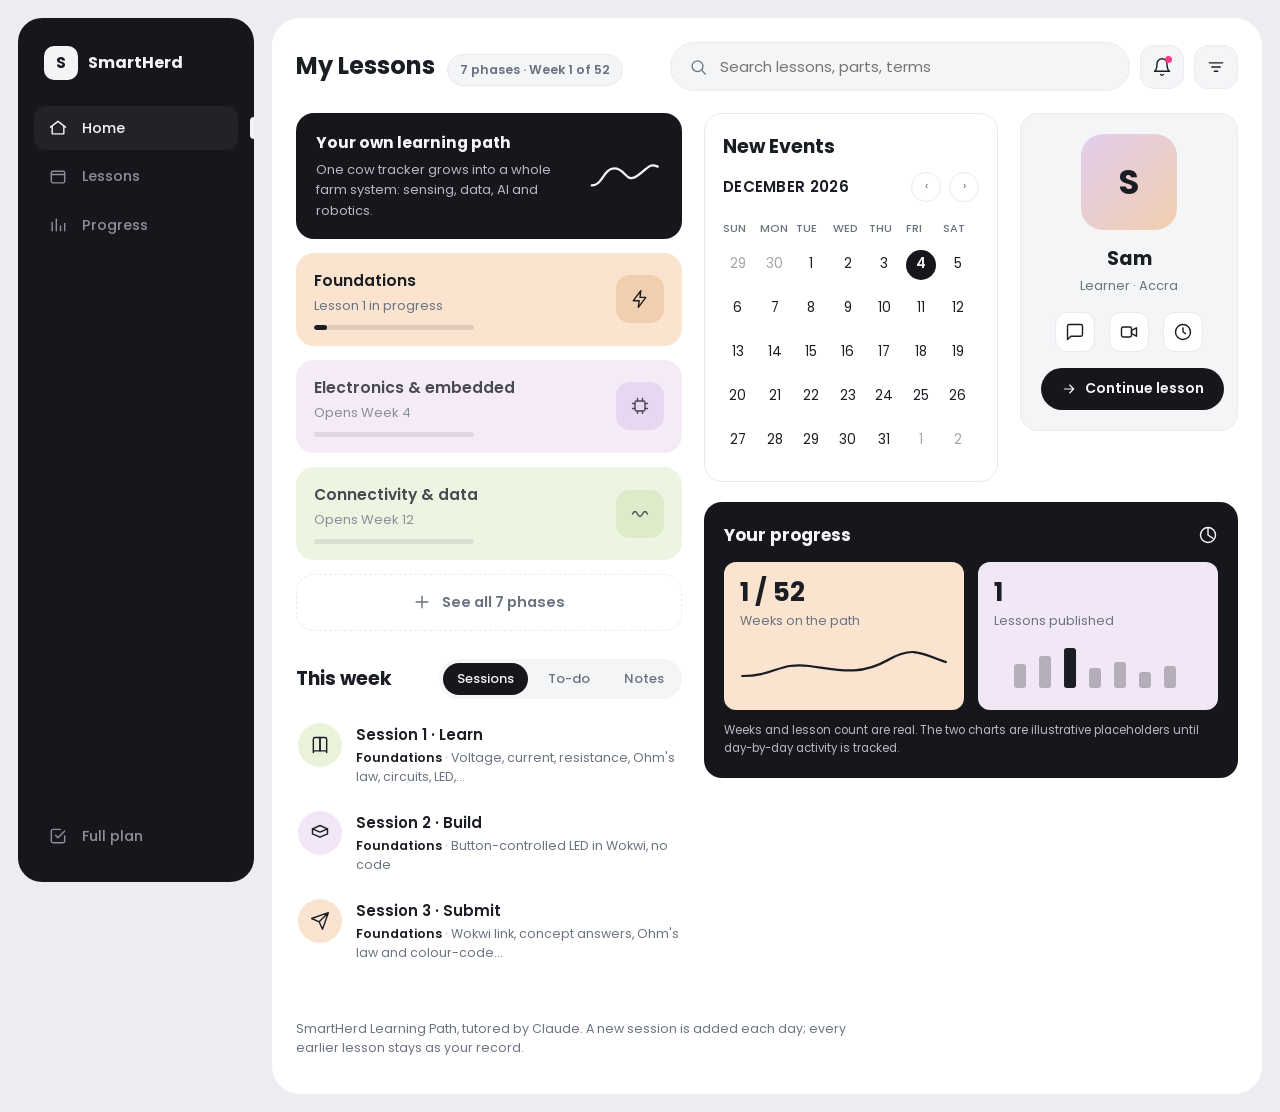
<file: index.html>
<!DOCTYPE html>
<html lang="en">
<head>
<meta charset="utf-8">
<meta name="viewport" content="width=device-width, initial-scale=1">
<title>SmartHerd Learning Path</title>
<link rel="preconnect" href="https://fonts.googleapis.com">
<link rel="preconnect" href="https://fonts.gstatic.com" crossorigin>
<link href="https://fonts.googleapis.com/css2?family=Poppins:wght@400;500;600;700&display=swap" rel="stylesheet">
<link rel="stylesheet" href="assets/style.css">
</head>
<body>
<div class="appwrap">
<div class="app">

  <h1 class="vh">SmartHerd Learning Path</h1>

  <!-- ===== sidebar ===== -->
  <aside class="sidebar">
    <div class="logo"><span class="mark">S</span><b>SmartHerd</b></div>
    <nav class="nav">
      <a class="active" href="index.html"><svg class="icn" viewBox="0 0 24 24"><path d="M3 11l9-7 9 7"/><path d="M5 10v9h14v-9"/></svg> Home</a>
      <a href="lessons.html"><svg class="icn" viewBox="0 0 24 24"><path d="M4 7a2 2 0 0 1 2-2h12a2 2 0 0 1 2 2v10a2 2 0 0 1-2 2H6a2 2 0 0 1-2-2z"/><path d="M4 9h16"/></svg> Lessons</a>
      <a href="index.html"><svg class="icn" viewBox="0 0 24 24"><path d="M5 19V9M10 19V5M15 19v-6M20 19v-9"/></svg> Progress</a>
    </nav>
    <div class="nav-bottom">
      <a href="https://claude.ai/artifact/B8A8WRH6DSd8m3Wu7zAoVH"><svg class="icn" viewBox="0 0 24 24"><path d="M9 11l3 3 8-8"/><path d="M20 12v6a2 2 0 0 1-2 2H6a2 2 0 0 1-2-2V6a2 2 0 0 1 2-2h9"/></svg> Full plan</a>
    </div>
  </aside>

  <!-- ===== content ===== -->
  <main class="content">

    <div class="topbar">
      <div class="sec-row"><h2 class="sec">My Lessons</h2><span class="chip" id="enrollChip">&nbsp;</span></div>
      <div class="topbar-right">
        <div class="search"><svg class="icn" viewBox="0 0 24 24"><circle cx="11" cy="11" r="7"/><path d="M21 21l-4-4"/></svg>
          <input placeholder="Search lessons, parts, terms" aria-label="Search"></div>
        <div class="icons">
          <button class="iconbtn" aria-label="Notifications"><span class="dot"></span><svg class="icn" viewBox="0 0 24 24"><path d="M18 8a6 6 0 0 0-12 0c0 7-3 9-3 9h18s-3-2-3-9"/><path d="M13.7 21a2 2 0 0 1-3.4 0"/></svg></button>
          <button class="iconbtn" aria-label="Filter"><svg class="icn" viewBox="0 0 24 24"><path d="M4 7h16M7 12h10M10 17h4"/></svg></button>
        </div>
      </div>
    </div>

    <div class="dash-top">

      <!-- left column -->
      <section class="area-main">

        <div class="banner">
          <div><b>Your own learning path</b><p>One cow tracker grows into a whole farm system: sensing, data, AI and robotics.</p></div>
          <svg width="78" height="44" viewBox="0 0 78 44"><path d="M4 32 C16 32 16 14 28 14 S40 30 52 22 64 8 74 12" fill="none" stroke="var(--hero-ink)" stroke-width="2.4" stroke-linecap="round"/></svg>
        </div>

        <div id="tracks"></div>

        <div class="block-head">
          <h3>This week</h3>
          <div class="tabs"><button class="on">Sessions</button><button>To-do</button><button>Notes</button></div>
        </div>
        <div id="thisweek"></div>
      </section>

      <!-- right column -->
      <div class="right">
        <div class="right-mid">
          <section class="area-cal">
            <div class="panel">
              <div class="ph">New Events</div>
              <div class="cal-head"><span class="m" id="calMonth">&nbsp;</span>
                <div class="pager"><span>&#8249;</span><span>&#8250;</span></div></div>
              <table class="cal"><thead><tr><th>SUN</th><th>MON</th><th>TUE</th><th>WED</th><th>THU</th><th>FRI</th><th>SAT</th></tr></thead>
                <tbody id="calBody"></tbody></table>
            </div>
          </section>

          <section class="area-prof">
            <div class="profile">
              <div class="photo">S</div>
              <div class="nm">Sam</div>
              <div class="ro">Learner &middot; Accra</div>
              <div class="acts">
                <span><svg class="icn" viewBox="0 0 24 24"><path d="M21 15a2 2 0 0 1-2 2H7l-4 4V5a2 2 0 0 1 2-2h14a2 2 0 0 1 2 2z"/></svg></span>
                <span><svg class="icn" viewBox="0 0 24 24"><rect x="3" y="6" width="12" height="12" rx="2"/><path d="M15 10l6-3v10l-6-3z"/></svg></span>
                <span><svg class="icn" viewBox="0 0 24 24"><circle cx="12" cy="12" r="9"/><path d="M12 7v5l3 2"/></svg></span>
              </div>
              <a class="connect" id="continueBtn" href="index.html"><svg class="icn" viewBox="0 0 24 24" style="width:16px;height:16px"><path d="M5 12h14M13 6l6 6-6 6"/></svg> Continue lesson</a>
            </div>
          </section>
        </div>

        <section class="area-succ">
          <div class="success">
            <div class="s-head"><b>Your progress</b>
              <svg class="icn" viewBox="0 0 24 24" style="color:var(--hero-ink)"><path d="M12 3v9l6 4"/><circle cx="12" cy="12" r="9"/></svg></div>
            <div class="s-grid">
              <div class="s-panel peach">
                <div class="big" id="prog1">&nbsp;</div><div class="lab">Weeks on the path</div>
                <svg class="chart" width="100%" height="46" viewBox="0 0 180 46" preserveAspectRatio="none">
                  <path d="M2 34 C30 34 34 20 60 24 S104 34 128 18 160 14 178 20" fill="none" stroke="var(--ink)" stroke-width="2.2" stroke-linecap="round"/></svg>
              </div>
              <div class="s-panel lilac">
                <div class="big" id="prog2">&nbsp;</div><div class="lab">Lessons published</div>
                <svg class="chart" width="100%" height="46" viewBox="0 0 180 46">
                  <g fill="var(--ink)" opacity="0.28">
                    <rect x="6" y="22" width="12" height="24" rx="3"/><rect x="31" y="14" width="12" height="32" rx="3"/>
                    <rect x="81" y="26" width="12" height="20" rx="3"/><rect x="106" y="20" width="12" height="26" rx="3"/>
                    <rect x="131" y="30" width="12" height="16" rx="3"/><rect x="156" y="24" width="12" height="22" rx="3"/></g>
                  <rect x="56" y="6" width="12" height="40" rx="3" fill="var(--ink)"/>
                </svg>
              </div>
            </div>
            <p class="s-note">Weeks and lesson count are real. The two charts are illustrative placeholders until day-by-day activity is tracked.</p>
          </div>
        </section>
      </div>

    </div>

    <noscript><p class="dash-foot">Turn on JavaScript to see your lessons and progress.</p></noscript>
    <p class="dash-foot">SmartHerd Learning Path, tutored by Claude. A new session is added each day; every earlier lesson stays as your record.</p>

  </main>
</div>
</div>

<script>
(function(){
  var FULL_PLAN="https://claude.ai/artifact/B8A8WRH6DSd8m3Wu7zAoVH";
  var MONTHS=["January","February","March","April","May","June","July","August","September","October","November","December"];
  var G={
    bolt:'<svg class="icn" viewBox="0 0 24 24"><path d="M13 2 4 14h7l-1 8 9-12h-7z"/></svg>',
    chip:'<svg class="icn" viewBox="0 0 24 24"><rect x="6" y="6" width="12" height="12" rx="2"/><path d="M9 3v3M15 3v3M9 18v3M15 18v3M3 9h3M3 15h3M18 9h3M18 15h3"/></svg>',
    wave:'<svg class="icn" viewBox="0 0 24 24"><path d="M3 12c2-4 4-4 6 0s4 4 6 0 4-4 6 0"/></svg>',
    shield:'<svg class="icn" viewBox="0 0 24 24"><path d="M12 3l7 3v6c0 4-3 7-7 9-4-2-7-5-7-9V6z"/></svg>',
    battery:'<svg class="icn" viewBox="0 0 24 24"><rect x="3" y="8" width="16" height="8" rx="2"/><path d="M21 11v2"/><path d="M8 12h4"/></svg>',
    brain:'<svg class="icn" viewBox="0 0 24 24"><path d="M9 4a3 3 0 0 0-3 3 3 3 0 0 0-1 5 3 3 0 0 0 2 4 3 3 0 0 0 5 1V4z"/><path d="M15 4a3 3 0 0 1 3 3 3 3 0 0 1 1 5 3 3 0 0 1-2 4 3 3 0 0 1-5 1"/></svg>',
    gear:'<svg class="icn" viewBox="0 0 24 24"><circle cx="12" cy="12" r="3.2"/><path d="M12 3v3M12 18v3M3 12h3M18 12h3M5.6 5.6l2 2M16.4 16.4l2 2M18.4 5.6l-2 2M7.6 16.4l-2 2"/></svg>',
    plus:'<svg class="icn" viewBox="0 0 24 24"><path d="M12 5v14M5 12h14"/></svg>',
    learn:'<svg class="icn" viewBox="0 0 24 24"><path d="M4 5a2 2 0 0 1 2-2h6v16H6a2 2 0 0 0-2 2z"/><path d="M20 5a2 2 0 0 0-2-2h-6v16h6a2 2 0 0 1 2 2z"/></svg>',
    build:'<svg class="icn" viewBox="0 0 24 24"><path d="M3 7l9-4 9 4-9 4-9-4z"/><path d="M3 7v6l9 4 9-4V7"/></svg>',
    submit:'<svg class="icn" viewBox="0 0 24 24"><path d="M22 2 11 13M22 2l-7 20-4-9-9-4z"/></svg>'
  };
  var PHASE_GLYPH=[G.bolt,G.chip,G.wave,G.shield,G.battery,G.brain,G.gear];
  var TINTS=["peach","lilac","sage"];

  function esc(s){return String(s==null?"":s).replace(/[&<>"]/g,function(c){return{'&':'&amp;','<':'&lt;','>':'&gt;','"':'&quot;'}[c];});}
  function clip(s,n){s=String(s||"");return s.length>n?s.slice(0,n-1).replace(/\s\S*$/,"")+"…":s;}
  function cls(s){return /pass/i.test(s)?'passed':(/wait|submit|review/i.test(s)?'waiting':'new');}
  function weekNum(s){var m=String(s).match(/Lesson\s+(\d+)/i);return m?parseInt(m[1],10):(parseInt(s,10)||1);}
  function shortPhase(p){return String(p).replace(/^\d+\s*/,"").replace(/\band\b/i,"&");}

  function buildPhases(weeks){
    var out=[],by={};
    weeks.forEach(function(w){
      if(!/^\d/.test(w.phase)) return;            // skip Buffer and Review
      if(!by[w.phase]){ by[w.phase]={name:w.phase, weeks:[]}; out.push(by[w.phase]); }
      by[w.phase].weeks.push(w);
    });
    out.forEach(function(p){
      p.first=p.weeks[0].week; p.last=p.weeks[p.weeks.length-1].week; p.count=p.weeks.length;
    });
    return out;
  }

  function render(lessons, syl){
    var weeks=(syl&&syl.weeks)||[];
    var cur=weekNum((lessons.current&&lessons.current.title)||"Lesson 1");
    var entries=lessons.entries||[];
    var curEntry=entries.filter(function(e){return weekNum(e.title)===cur;})[0] || entries[entries.length-1];
    var curFile=curEntry?curEntry.file:"index.html";

    // ---- enrolled phases (tracks) ----
    var phases=buildPhases(weeks);
    var active=-1;
    phases.forEach(function(p,i){ if(cur>=p.first && cur<=p.last) active=i; });
    if(active<0) active=0;
    var start=Math.min(active, Math.max(0, phases.length-3));
    var show=phases.slice(start, start+3);
    var tHtml=show.map(function(p,i){
      var idx=start+i, isActive=(idx===active), done=p.last<cur;
      var sub = isActive ? ("Lesson "+cur+" in progress") : (done ? "Completed" : ("Opens Week "+p.first));
      var doneWeeks=p.weeks.filter(function(w){return w.week<cur;}).length;
      var pct=Math.round(doneWeeks/p.count*100); if(isActive) pct=Math.max(pct,8); if(done) pct=100;
      var href = (isActive||done) ? curFile : FULL_PLAN;
      return '<a class="track '+TINTS[i%3]+(isActive?'':' locked')+'" href="'+esc(href)+'">'+
        '<div><div class="t-name">'+esc(shortPhase(p.name))+'</div><div class="t-sub">'+esc(sub)+'</div>'+
        '<div class="t-bar"><i style="width:'+pct+'%"></i></div></div>'+
        '<span class="tile">'+(PHASE_GLYPH[idx]||G.gear)+'</span></a>';
    }).join('');
    tHtml+='<a class="track enroll" href="'+FULL_PLAN+'">'+G.plus+' See all '+phases.length+' phases</a>';
    document.getElementById('tracks').innerHTML=tHtml;
    document.getElementById('enrollChip').textContent=phases.length+" phases · Week "+cur+" of 52";

    // ---- this week (sessions from the syllabus week) ----
    var wk=weeks.filter(function(w){return w.week===cur;})[0];
    var tw="";
    if(wk){
      var rows=[
        {c:"g", g:G.learn,  t:"Session 1 · Learn",  m:wk.learn},
        {c:"l", g:G.build,  t:"Session 2 · Build",  m:wk.build},
        {c:"p", g:G.submit, t:"Session 3 · Submit", m:wk.submit}
      ];
      tw=rows.map(function(r){
        return '<a class="task '+r.c+'" href="'+esc(curFile)+'" style="text-decoration:none;color:inherit">'+
          '<span class="av">'+r.g+'</span>'+
          '<div><div class="t-title">'+esc(r.t)+'</div><div class="t-meta"><b>'+esc(shortPhase(wk.phase))+'</b> · '+esc(clip(r.m,58))+'</div></div></a>';
      }).join('');
    }
    document.getElementById('thisweek').innerHTML=tw;

    // ---- progress + continue ----
    document.getElementById('prog1').textContent=cur+" / 52";
    document.getElementById('prog2').textContent=entries.length;
    document.getElementById('continueBtn').setAttribute('href', curFile);

    // ---- calendar (real current month) ----
    renderCalendar(entries);
  }

  function renderCalendar(entries){
    var now=new Date(), y=now.getFullYear(), m=now.getMonth(), today=now.getDate();
    document.getElementById('calMonth').textContent=(MONTHS[m]+" "+y).toUpperCase();
    // days in this month that a lesson was published
    var pubDays={};
    (entries||[]).forEach(function(e){
      var mm=String(e.published||"").match(/(\d{1,2})\s+([A-Za-z]+)\s+(\d{4})/);
      if(mm && MONTHS[m].toLowerCase()===mm[2].toLowerCase() && String(y)===mm[3]) pubDays[parseInt(mm[1],10)]=true;
    });
    var first=new Date(y,m,1).getDay(), days=new Date(y,m+1,0).getDate(), prev=new Date(y,m,0).getDate();
    var cells=[]; for(var i=0;i<first;i++) cells.push({n:prev-first+1+i,mut:true});
    for(var d=1;d<=days;d++) cells.push({n:d,mut:false});
    var t=1; while(cells.length%7!==0) cells.push({n:t++,mut:true});
    var html="";
    for(var r=0;r<cells.length/7;r++){ html+="<tr>";
      for(var c=0;c<7;c++){ var cell=cells[r*7+c], k=[];
        if(cell.mut) k.push("mut");
        if(!cell.mut && cell.n===today) k.push("today");
        if(!cell.mut && pubDays[cell.n]) k.push("ring");
        html+='<td class="'+k.join(' ')+'"><span class="day">'+cell.n+'</span></td>';
      } html+="</tr>"; }
    document.getElementById('calBody').innerHTML=html;

    var tabs=document.querySelectorAll('.tabs button');
    tabs.forEach(function(b){ b.addEventListener('click',function(){ tabs.forEach(function(x){x.classList.remove('on');}); b.classList.add('on'); }); });
  }

  Promise.all([
    fetch('data/lessons.json',{cache:'no-store'}).then(function(r){return r.json();}),
    fetch('data/syllabus.json',{cache:'no-store'}).then(function(r){return r.json();})
  ]).then(function(res){ render(res[0], res[1]); })
    .catch(function(){ var tw=document.getElementById('thisweek'); if(tw) tw.innerHTML='<p class="t-meta" style="color:var(--quiet)">Could not load your data. Please refresh.</p>'; });
})();
</script>
</body>
</html>
</file>
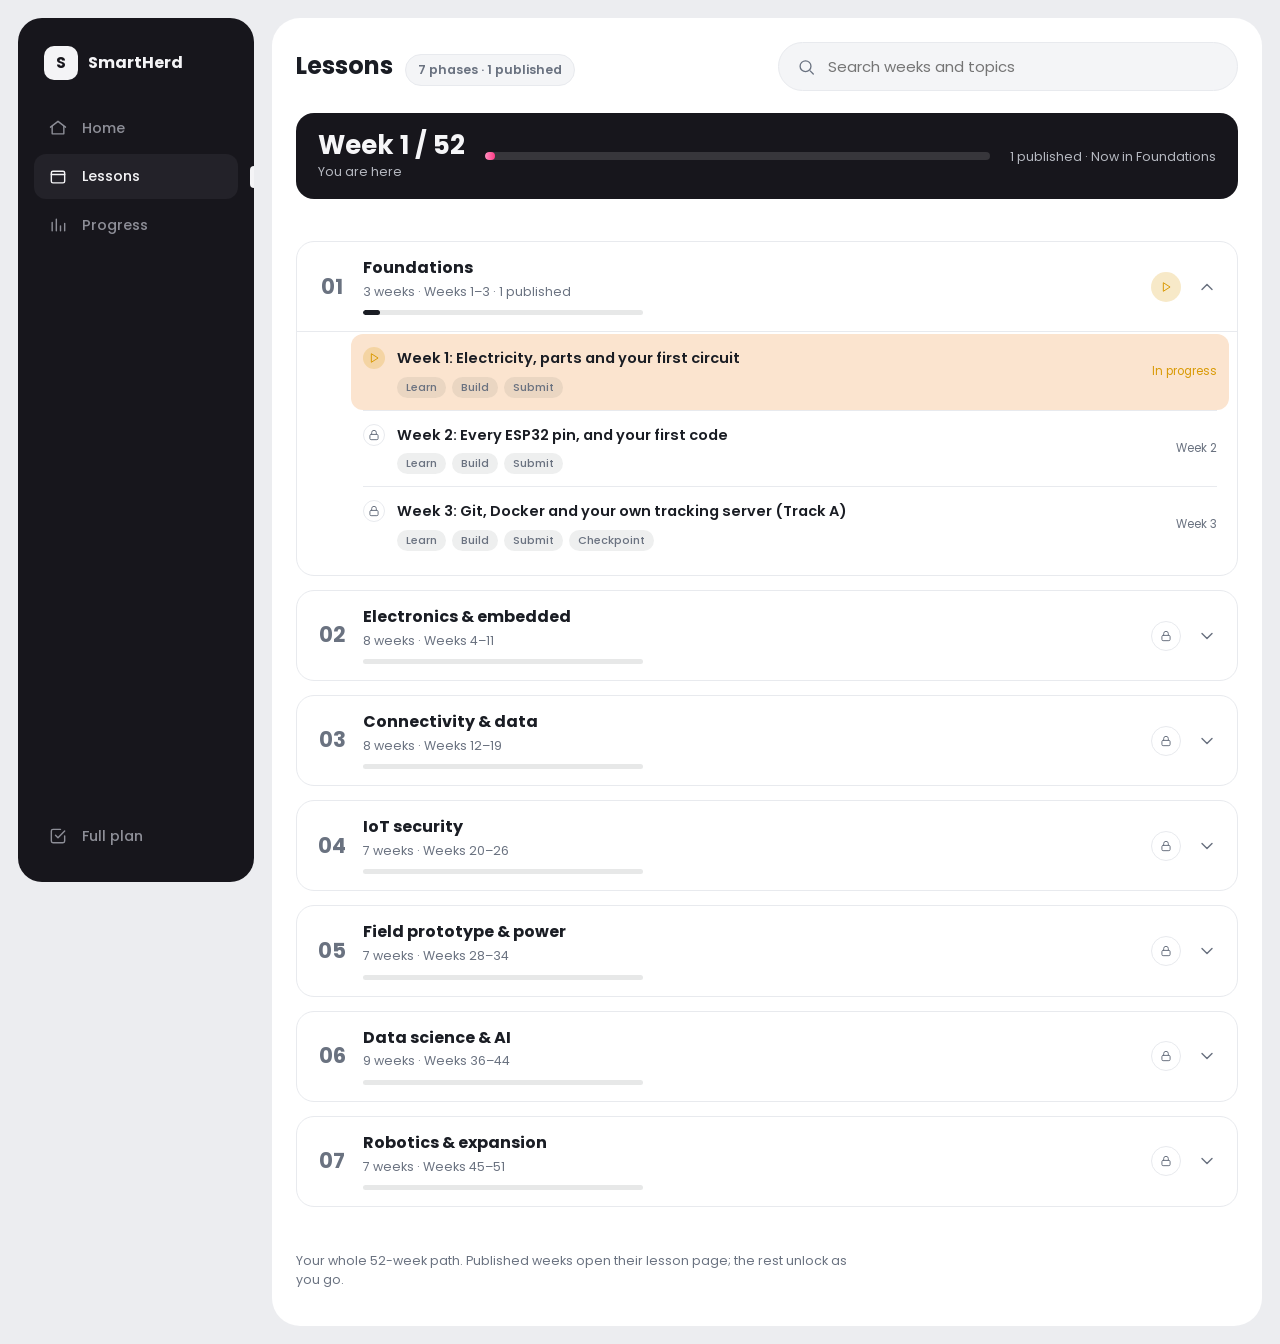
<file: lessons.html>
<!DOCTYPE html>
<html lang="en">
<head>
<meta charset="utf-8">
<meta name="viewport" content="width=device-width, initial-scale=1">
<title>Lessons &middot; SmartHerd Learning Path</title>
<link rel="preconnect" href="https://fonts.googleapis.com">
<link rel="preconnect" href="https://fonts.gstatic.com" crossorigin>
<link href="https://fonts.googleapis.com/css2?family=Poppins:wght@400;500;600;700&display=swap" rel="stylesheet">
<link rel="stylesheet" href="assets/style.css">
</head>
<body>
<div class="appwrap">
<div class="app">

  <h1 class="vh">SmartHerd Lessons</h1>

  <!-- ===== sidebar ===== -->
  <aside class="sidebar">
    <div class="logo"><span class="mark">S</span><b>SmartHerd</b></div>
    <nav class="nav">
      <a href="index.html"><svg class="icn" viewBox="0 0 24 24"><path d="M3 11l9-7 9 7"/><path d="M5 10v9h14v-9"/></svg> Home</a>
      <a class="active" href="lessons.html"><svg class="icn" viewBox="0 0 24 24"><path d="M4 7a2 2 0 0 1 2-2h12a2 2 0 0 1 2 2v10a2 2 0 0 1-2 2H6a2 2 0 0 1-2-2z"/><path d="M4 9h16"/></svg> Lessons</a>
      <a href="index.html"><svg class="icn" viewBox="0 0 24 24"><path d="M5 19V9M10 19V5M15 19v-6M20 19v-9"/></svg> Progress</a>
    </nav>
    <div class="nav-bottom">
      <a href="https://claude.ai/artifact/B8A8WRH6DSd8m3Wu7zAoVH"><svg class="icn" viewBox="0 0 24 24"><path d="M9 11l3 3 8-8"/><path d="M20 12v6a2 2 0 0 1-2 2H6a2 2 0 0 1-2-2V6a2 2 0 0 1 2-2h9"/></svg> Full plan</a>
    </div>
  </aside>

  <!-- ===== content ===== -->
  <main class="content">

    <div class="topbar">
      <div class="sec-row"><h2 class="sec">Lessons</h2><span class="chip" id="chip">&nbsp;</span></div>
      <div class="topbar-right">
        <div class="search"><svg class="icn" viewBox="0 0 24 24"><circle cx="11" cy="11" r="7"/><path d="M21 21l-4-4"/></svg>
          <input id="q" placeholder="Search weeks and topics" aria-label="Search lessons"></div>
      </div>
    </div>

    <div class="path-summary" id="summary"></div>

    <div class="curric" id="curric"><noscript>Turn on JavaScript to see your curriculum.</noscript></div>

    <p class="dash-foot">Your whole 52-week path. Published weeks open their lesson page; the rest unlock as you go.</p>
  </main>
</div>
</div>

<script>
(function(){
  var TOTAL=52;
  var I={
    check:'<svg class="icn" viewBox="0 0 24 24" style="width:16px;height:16px"><path d="M4 12l5 5L20 6"/></svg>',
    play :'<svg class="icn" viewBox="0 0 24 24" style="width:14px;height:14px"><path d="M8 5l11 7-11 7z"/></svg>',
    lock :'<svg class="icn" viewBox="0 0 24 24" style="width:14px;height:14px"><rect x="5" y="11" width="14" height="9" rx="2"/><path d="M8 11V8a4 4 0 0 1 8 0v3"/></svg>',
    chev :'<svg class="icn chev" viewBox="0 0 24 24"><path d="M6 9l6 6 6-6"/></svg>'
  };
  function esc(s){return String(s==null?"":s).replace(/[&<>"]/g,function(c){return{'&':'&amp;','<':'&lt;','>':'&gt;','"':'&quot;'}[c];});}
  function weekNum(s){var m=String(s).match(/Lesson\s+(\d+)/i);return m?parseInt(m[1],10):1;}
  function shortPhase(p){return String(p).replace(/^\d+\s*/,"").replace(/\band\b/i,"&");}
  function cls(s){return /pass/i.test(s)?'passed':(/wait|submit|review/i.test(s)?'waiting':'new');}
  function pad(n){return (n<10?'0':'')+n;}

  var CUR=1, PHASES=[], ENTRY={};

  function buildPhases(weeks){
    var out=[],by={};
    weeks.forEach(function(w){
      if(!/^\d/.test(w.phase)) return;         // skip Buffer and Review rows
      if(!by[w.phase]){ by[w.phase]={name:w.phase, weeks:[]}; out.push(by[w.phase]); }
      by[w.phase].weeks.push(w);
    });
    out.forEach(function(p){ p.first=p.weeks[0].week; p.last=p.weeks[p.weeks.length-1].week; p.count=p.weeks.length; });
    return out;
  }

  function weekState(w){
    var e=ENTRY[w.week];
    var base = e ? cls(e.status) : (w.week<CUR?'passed':(w.week===CUR?'now':'soon'));
    return {base:base, link:e?e.file:null, now:(w.week===CUR)};
  }
  function dotIcon(base){ return base==='passed'?I.check : (base==='soon'?I.lock : I.play); }
  function rightLabel(base,w){
    if(base==='passed') return 'Done';
    if(base==='waiting') return 'In progress';
    if(base==='now' || base==='new') return 'Current';
    return 'Week '+w.week;
  }

  function weekRow(w){
    var s=weekState(w), base=s.base, dotCls=(base==='new')?'waiting':base;
    var title = s.link
      ? '<a class="w-title" href="'+esc(s.link)+'">'+esc('Week '+w.week+': '+w.title)+'</a>'
      : '<span class="w-title">'+esc('Week '+w.week+': '+w.title)+'</span>';
    var sessions =
      '<div class="w-sessions"><span class="chip-s">Learn</span><span class="chip-s">Build</span><span class="chip-s">Submit</span>'+
      (w.checkpoint?'<span class="chip-s">Checkpoint</span>':'')+'</div>';
    var rightCls = s.now ? 'now' : ((base==='passed'||base==='waiting')?base:'');
    return '<div class="week'+(s.now?' now':'')+'">'+
      '<span class="w-dot '+dotCls+'">'+dotIcon(base)+'</span>'+
      '<div class="w-main">'+title+sessions+'</div>'+
      '<span class="w-right '+rightCls+'">'+esc(rightLabel(base,w))+'</span></div>';
  }

  function unitHtml(p, idx, open, weeks){
    var done=p.last<CUR, now=(CUR>=p.first&&CUR<=p.last);
    var doneWeeks=p.weeks.filter(function(w){return w.week<CUR;}).length;
    var pct=Math.round(doneWeeks/p.count*100); if(now) pct=Math.max(pct,6); if(done) pct=100;
    var pub=p.weeks.filter(function(w){return ENTRY[w.week];}).length;
    var badge = done?'<span class="badge done">'+I.check+'</span>'
             : now ?'<span class="badge current">'+I.play+'</span>'
                   :'<span class="badge soon">'+I.lock+'</span>';
    var meta=p.count+' weeks · Weeks '+p.first+'–'+p.last+(pub?(' · '+pub+' published'):'');
    return '<details class="unit"'+(open?' open':'')+'>'+
      '<summary>'+
        '<span class="num">'+pad(idx+1)+'</span>'+
        '<span class="u-info"><span class="u-name">'+esc(shortPhase(p.name))+'</span>'+
          '<span class="u-meta">'+esc(meta)+'</span>'+
          '<span class="u-bar"><i style="width:'+pct+'%"></i></span></span>'+
        badge+I.chev+
      '</summary>'+
      '<div class="u-body">'+weeks.map(weekRow).join('')+'</div>'+
    '</details>';
  }

  function render(query){
    var q=(query||'').trim().toLowerCase();
    var active=-1;
    PHASES.forEach(function(p,i){ if(CUR>=p.first&&CUR<=p.last) active=i; });
    var html=PHASES.map(function(p,i){
      var weeks=p.weeks;
      if(q){ weeks=p.weeks.filter(function(w){return (('week '+w.week+' '+w.title+' '+shortPhase(p.name)).toLowerCase()).indexOf(q)>=0;}); }
      if(q && weeks.length===0) return '';
      var open = q ? true : (i===active);
      return unitHtml(p, i, open, weeks);
    }).join('');
    document.getElementById('curric').innerHTML = html || '<p class="u-meta" style="color:var(--quiet)">No weeks match your search.</p>';
  }

  Promise.all([
    fetch('data/lessons.json',{cache:'no-store'}).then(function(r){return r.json();}),
    fetch('data/syllabus.json',{cache:'no-store'}).then(function(r){return r.json();})
  ]).then(function(res){
    var lessons=res[0], syl=res[1];
    CUR=weekNum((lessons.current&&lessons.current.title)||'Lesson 1');
    (lessons.entries||[]).forEach(function(e){ ENTRY[weekNum(e.title)]=e; });
    PHASES=buildPhases((syl&&syl.weeks)||[]);

    var pct=Math.max(2,Math.round(CUR/TOTAL*100));
    var activeName=''; PHASES.forEach(function(p){ if(CUR>=p.first&&CUR<=p.last) activeName=shortPhase(p.name); });
    document.getElementById('summary').innerHTML=
      '<div><div class="ps-big">Week '+CUR+' / '+TOTAL+'</div><div class="ps-lab">You are here</div></div>'+
      '<div class="ps-bar"><i style="width:'+pct+'%"></i></div>'+
      '<div class="ps-note">'+(lessons.entries||[]).length+' published · Now in '+esc(activeName||'Foundations')+'</div>';
    document.getElementById('chip').textContent=PHASES.length+' phases · '+(lessons.entries||[]).length+' published';

    render('');
    var q=document.getElementById('q');
    q.addEventListener('input',function(){ render(q.value); });
  }).catch(function(){
    document.getElementById('curric').innerHTML='<p class="u-meta" style="color:var(--quiet)">Could not load your curriculum. Please refresh.</p>';
  });
})();
</script>
</body>
</html>
</file>
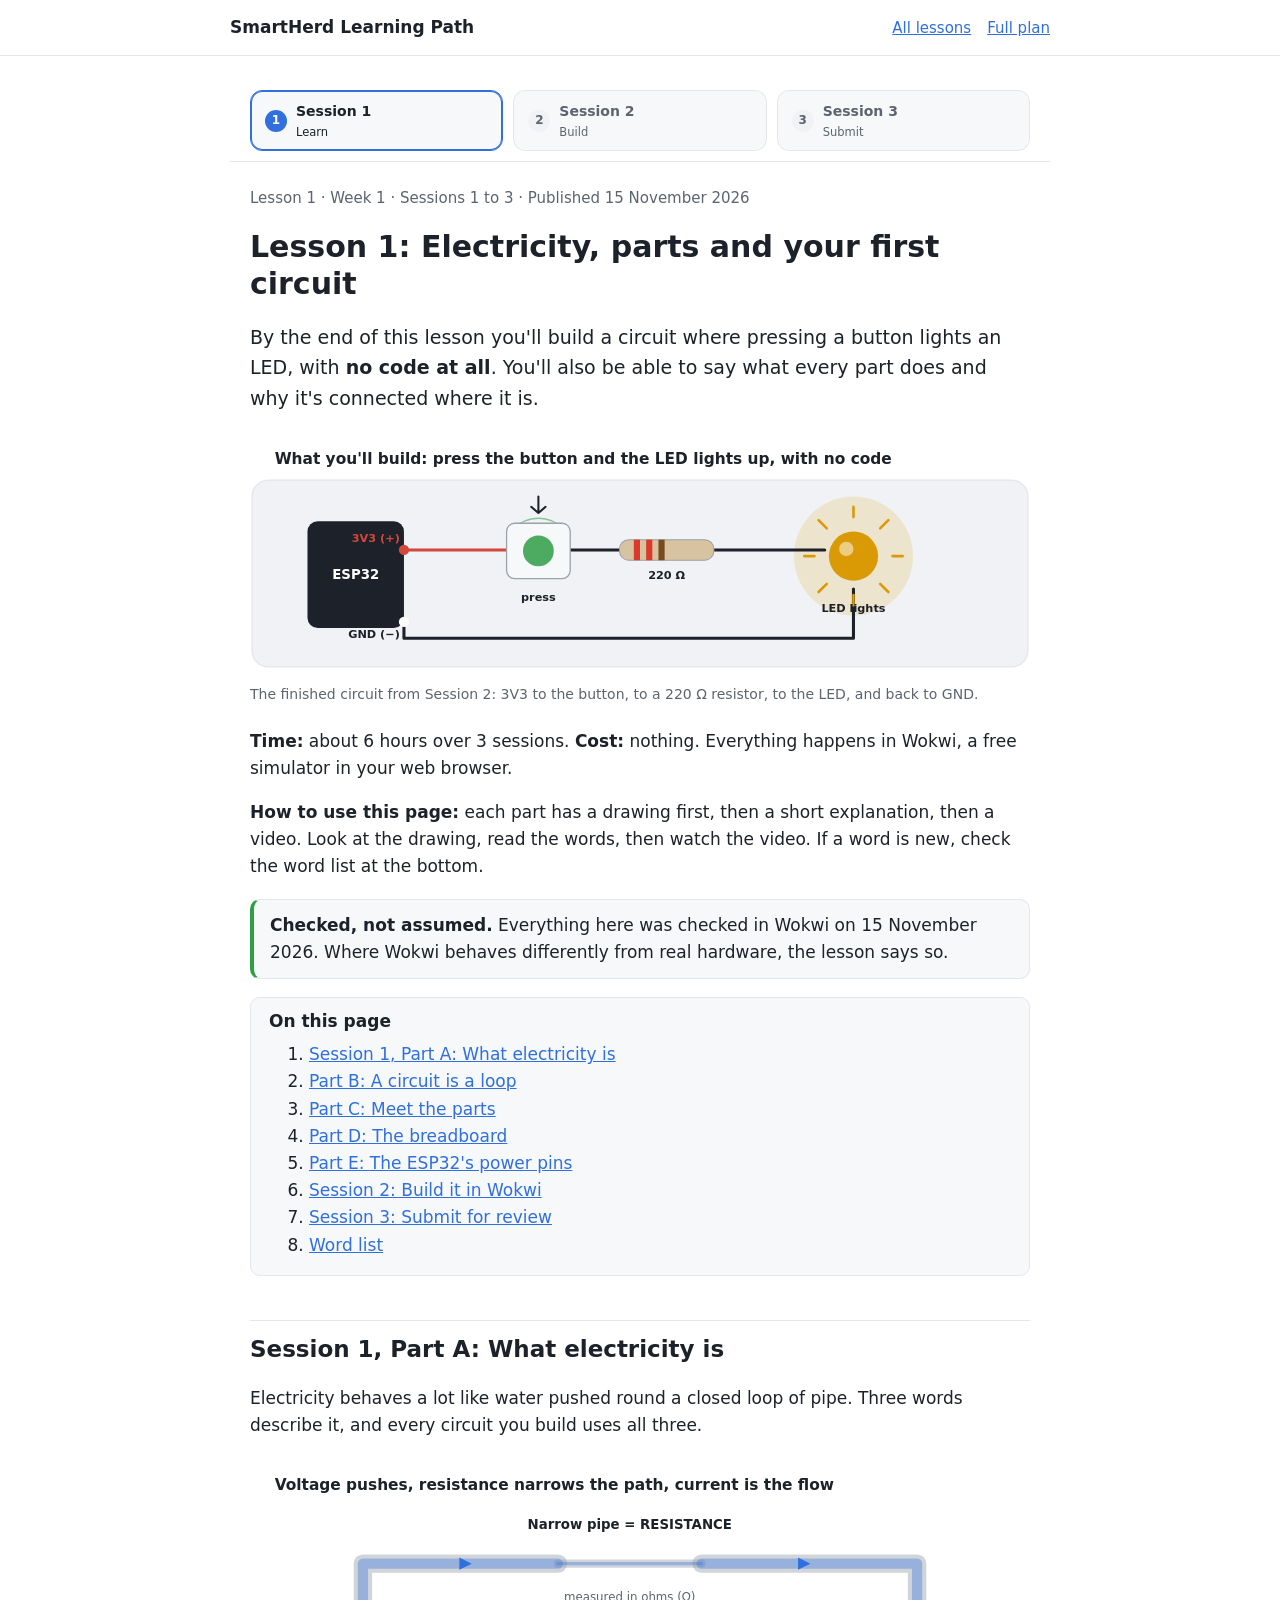
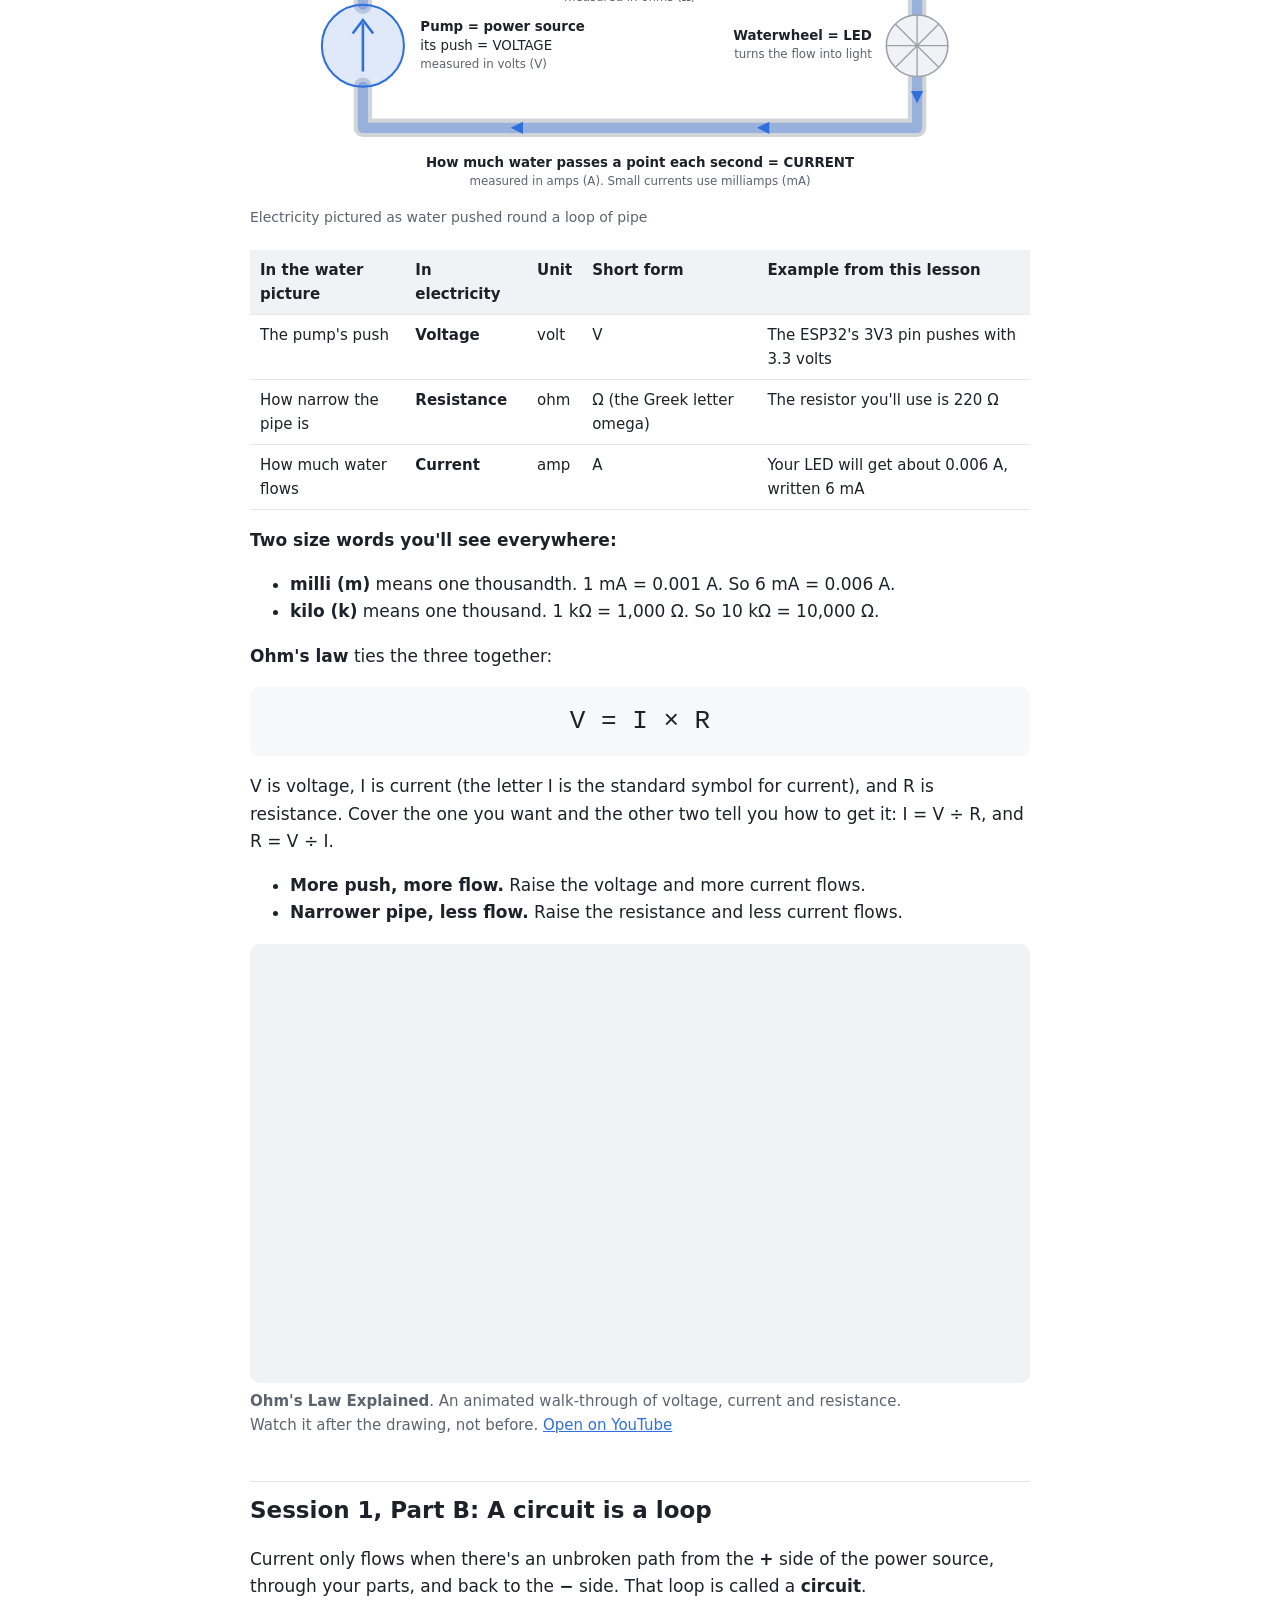
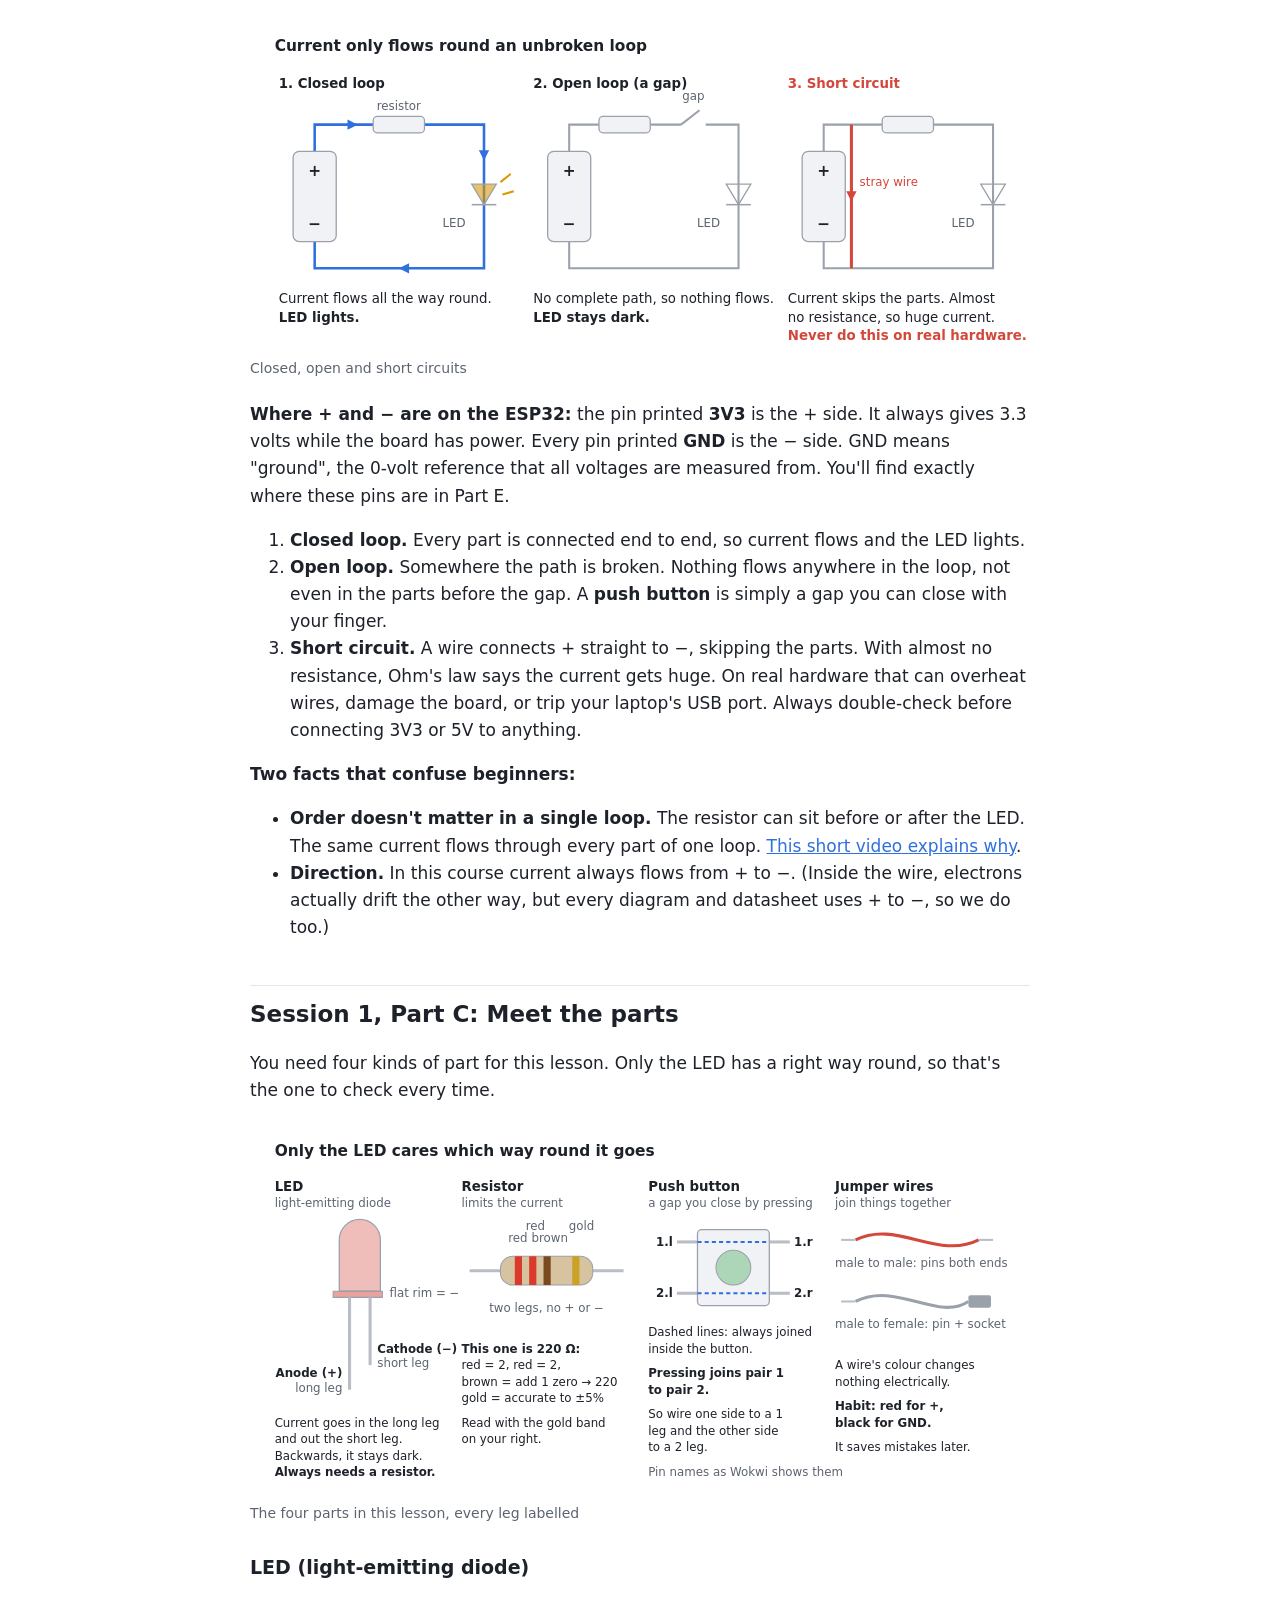
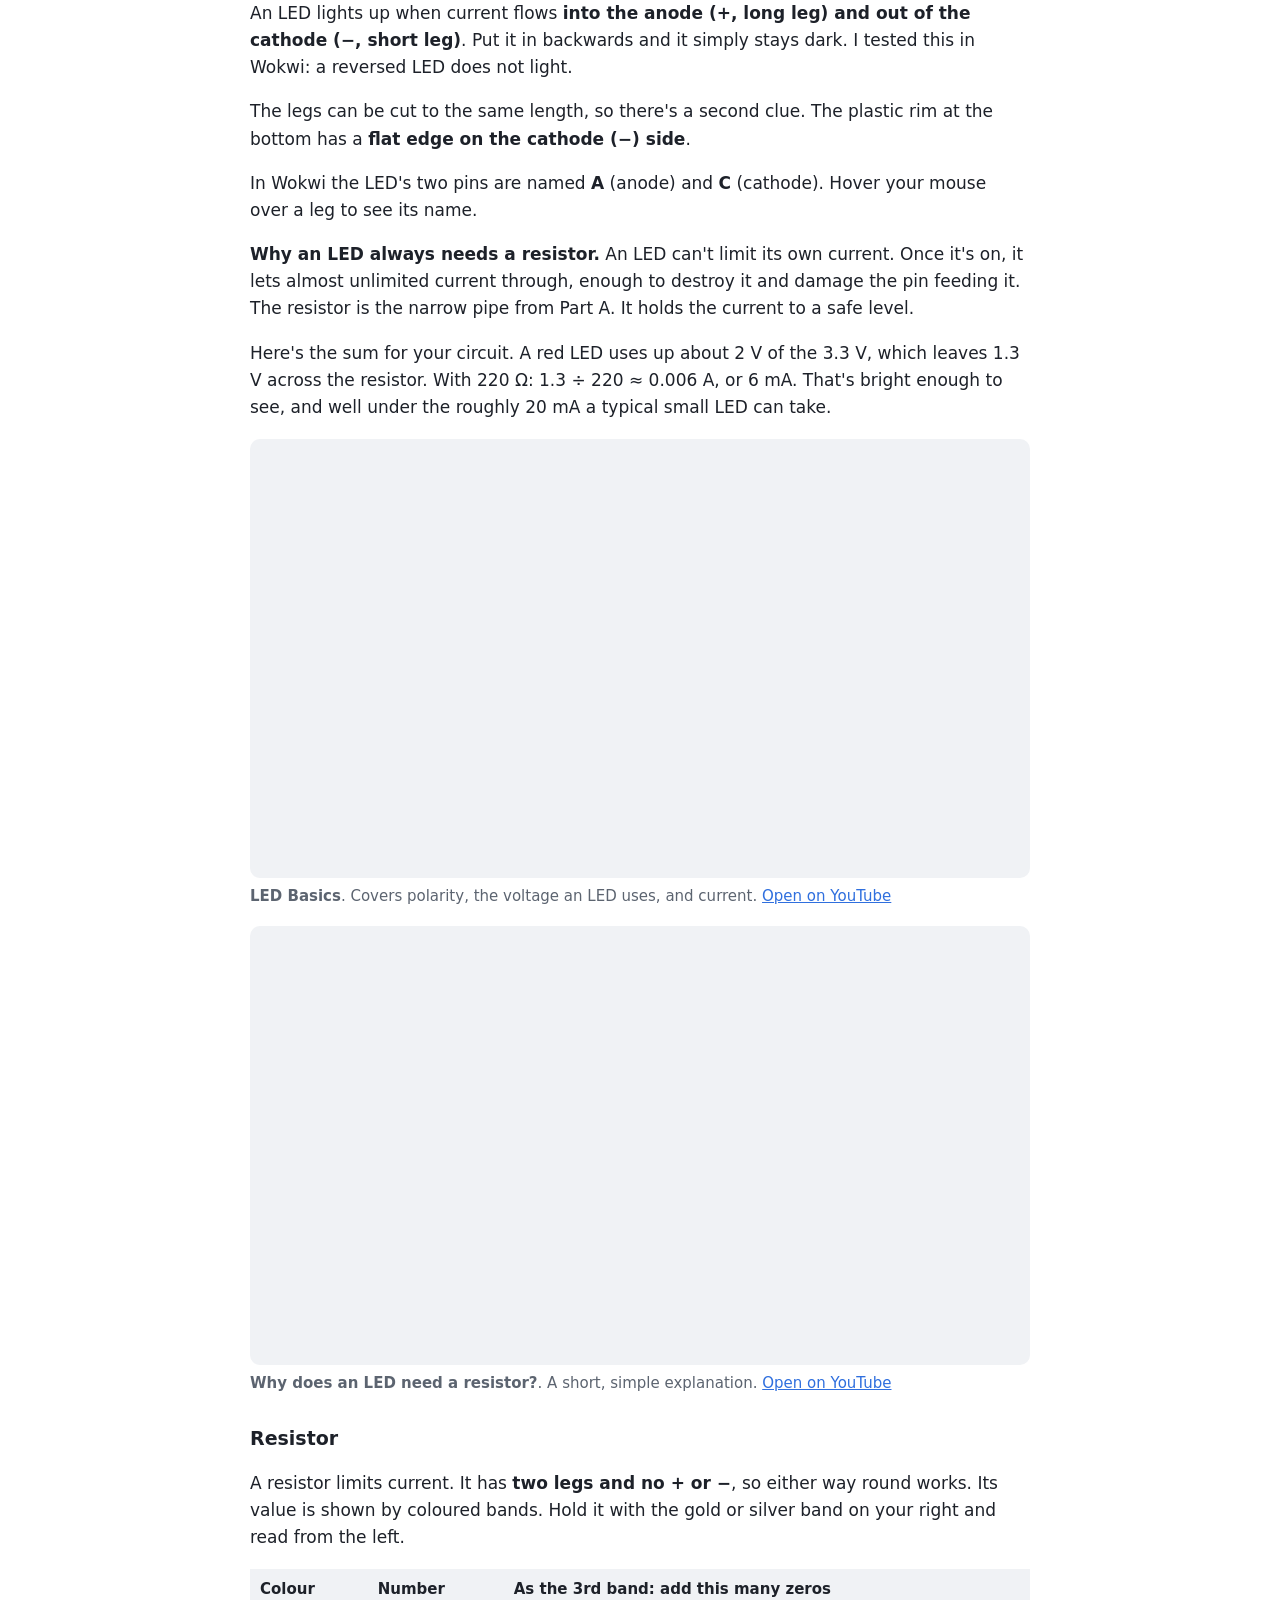
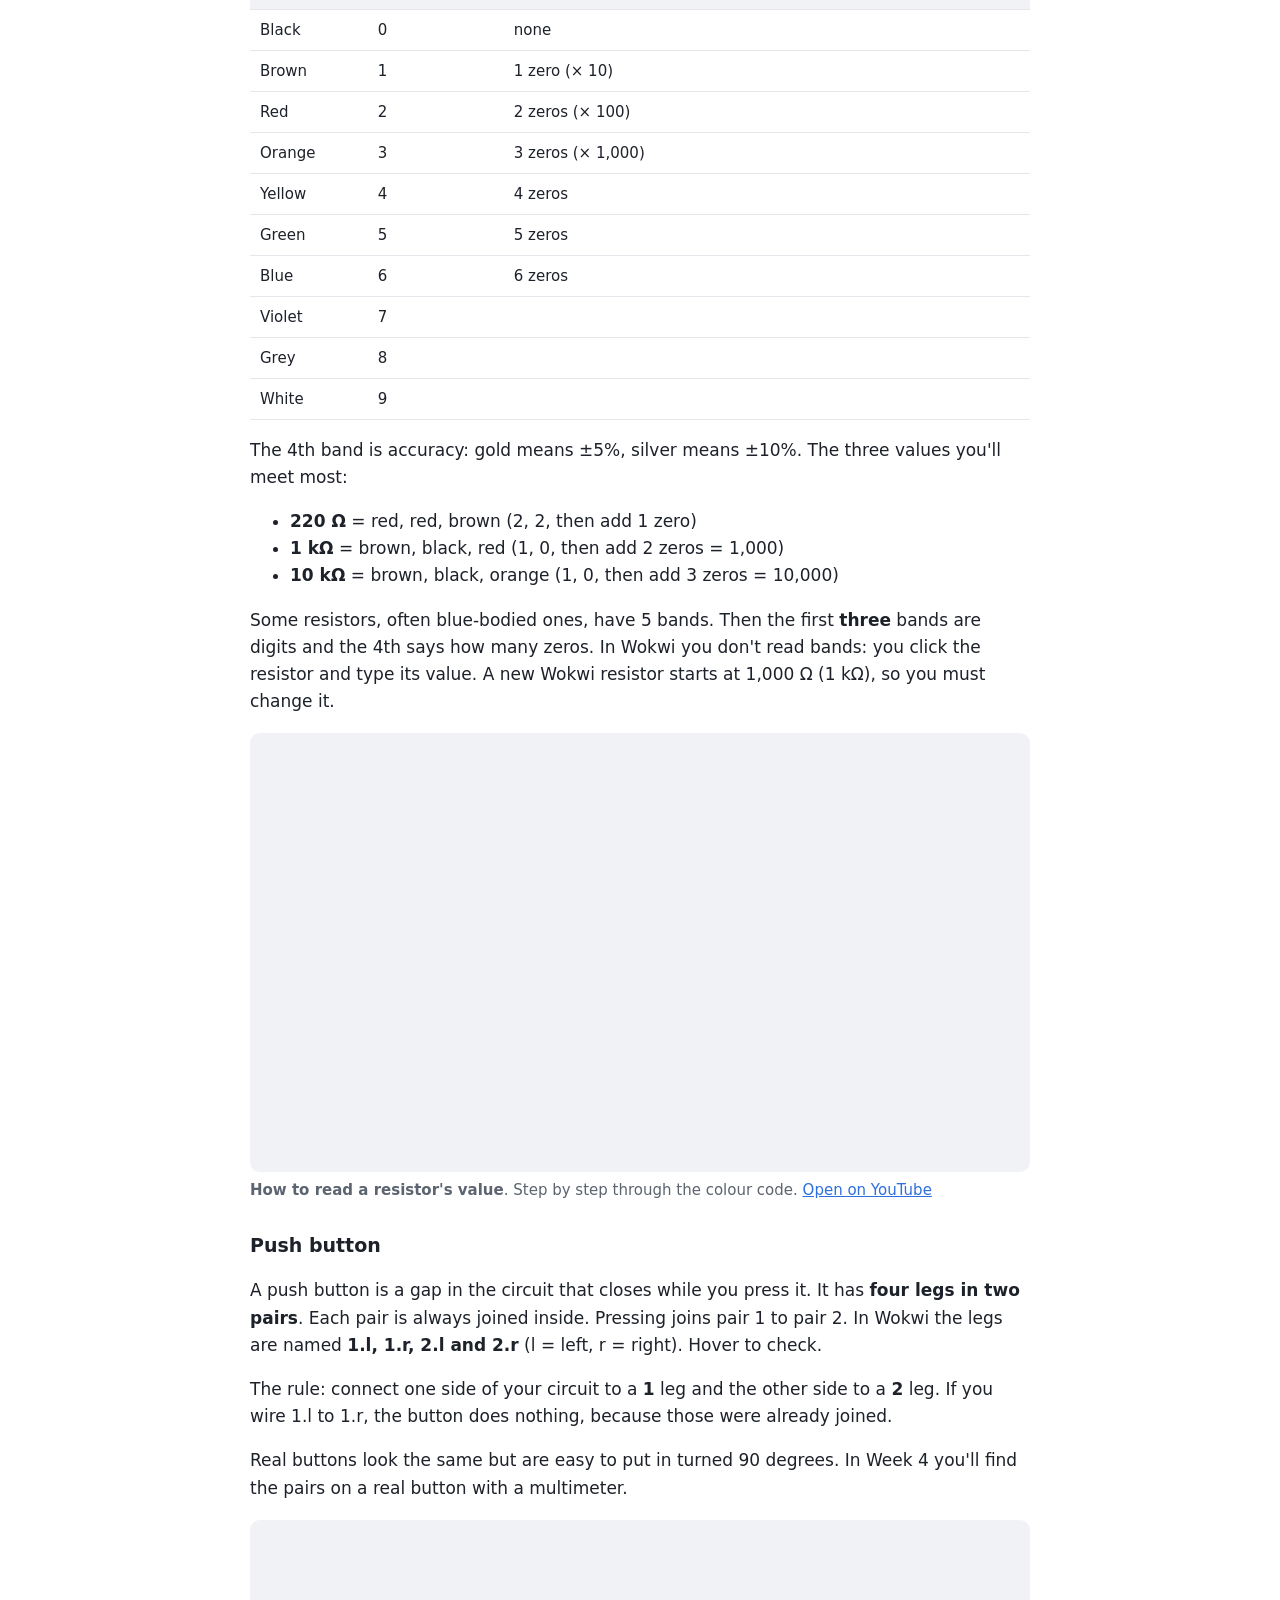
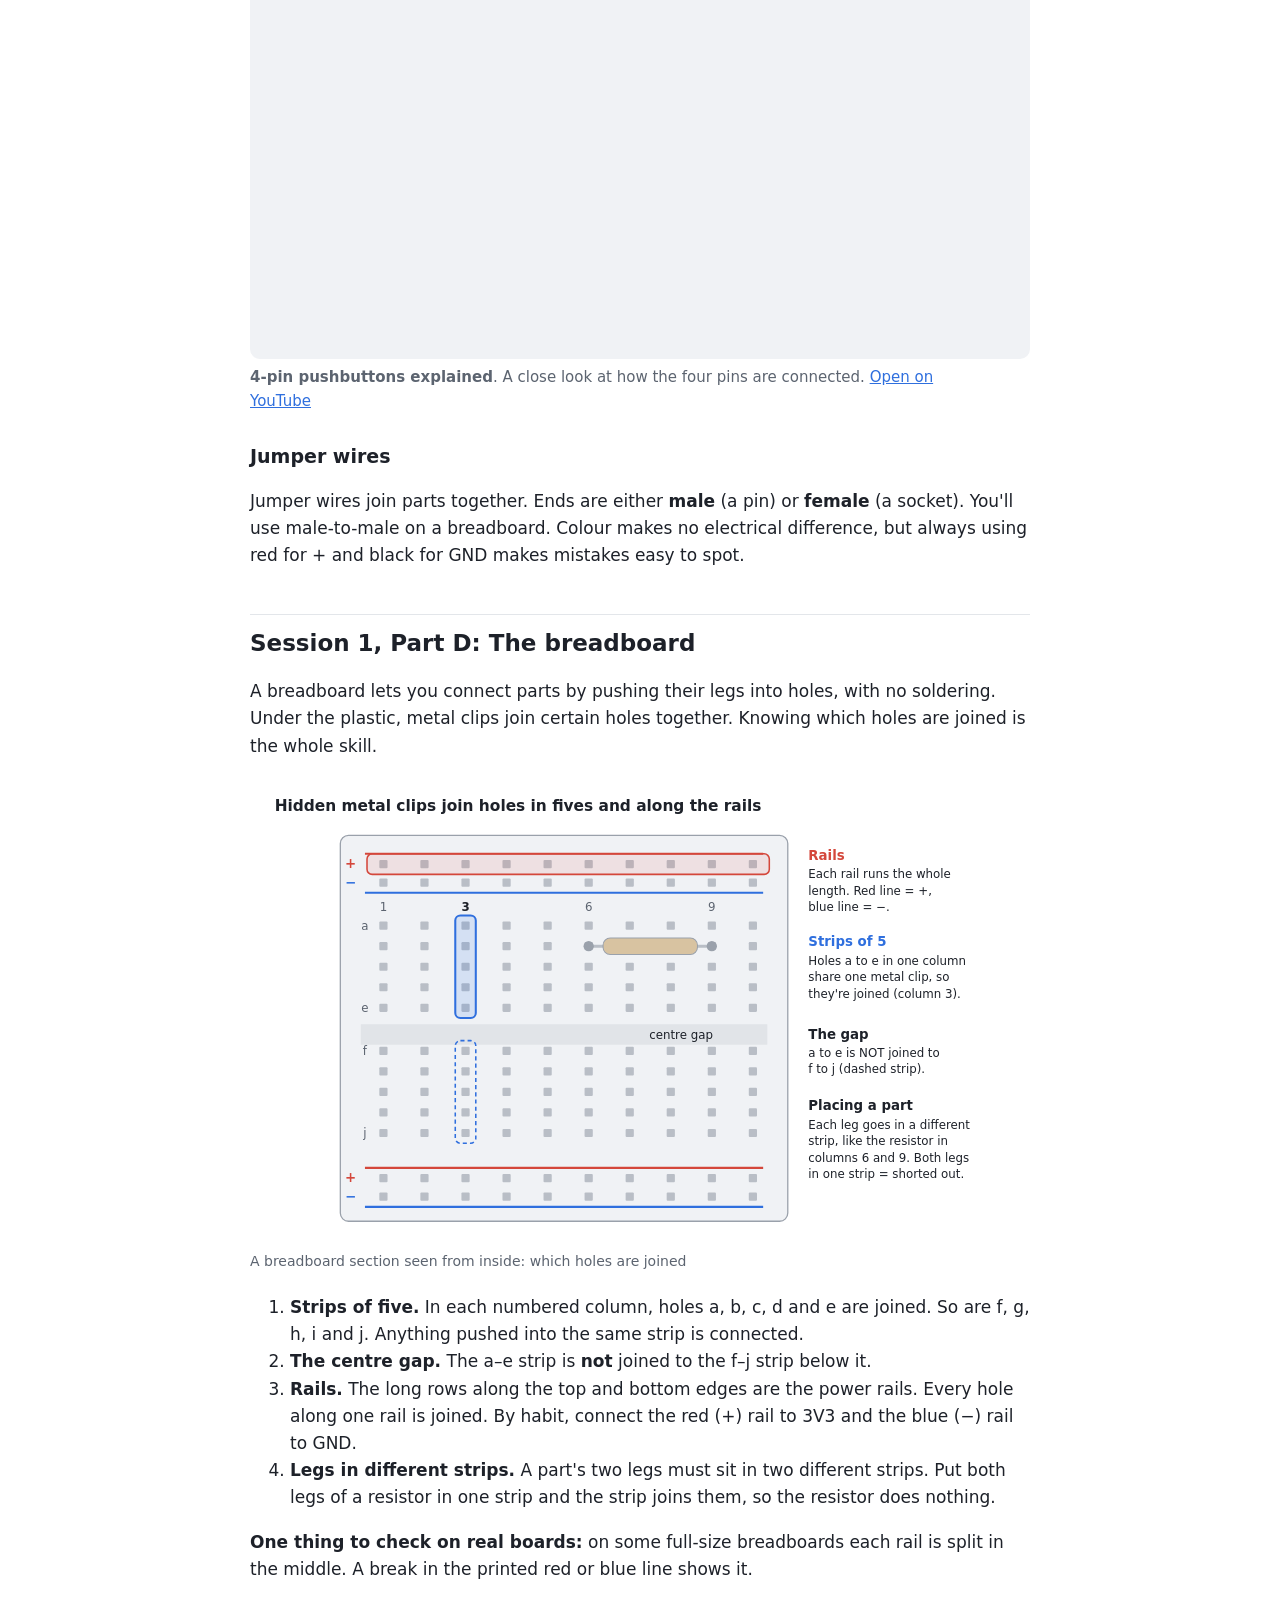
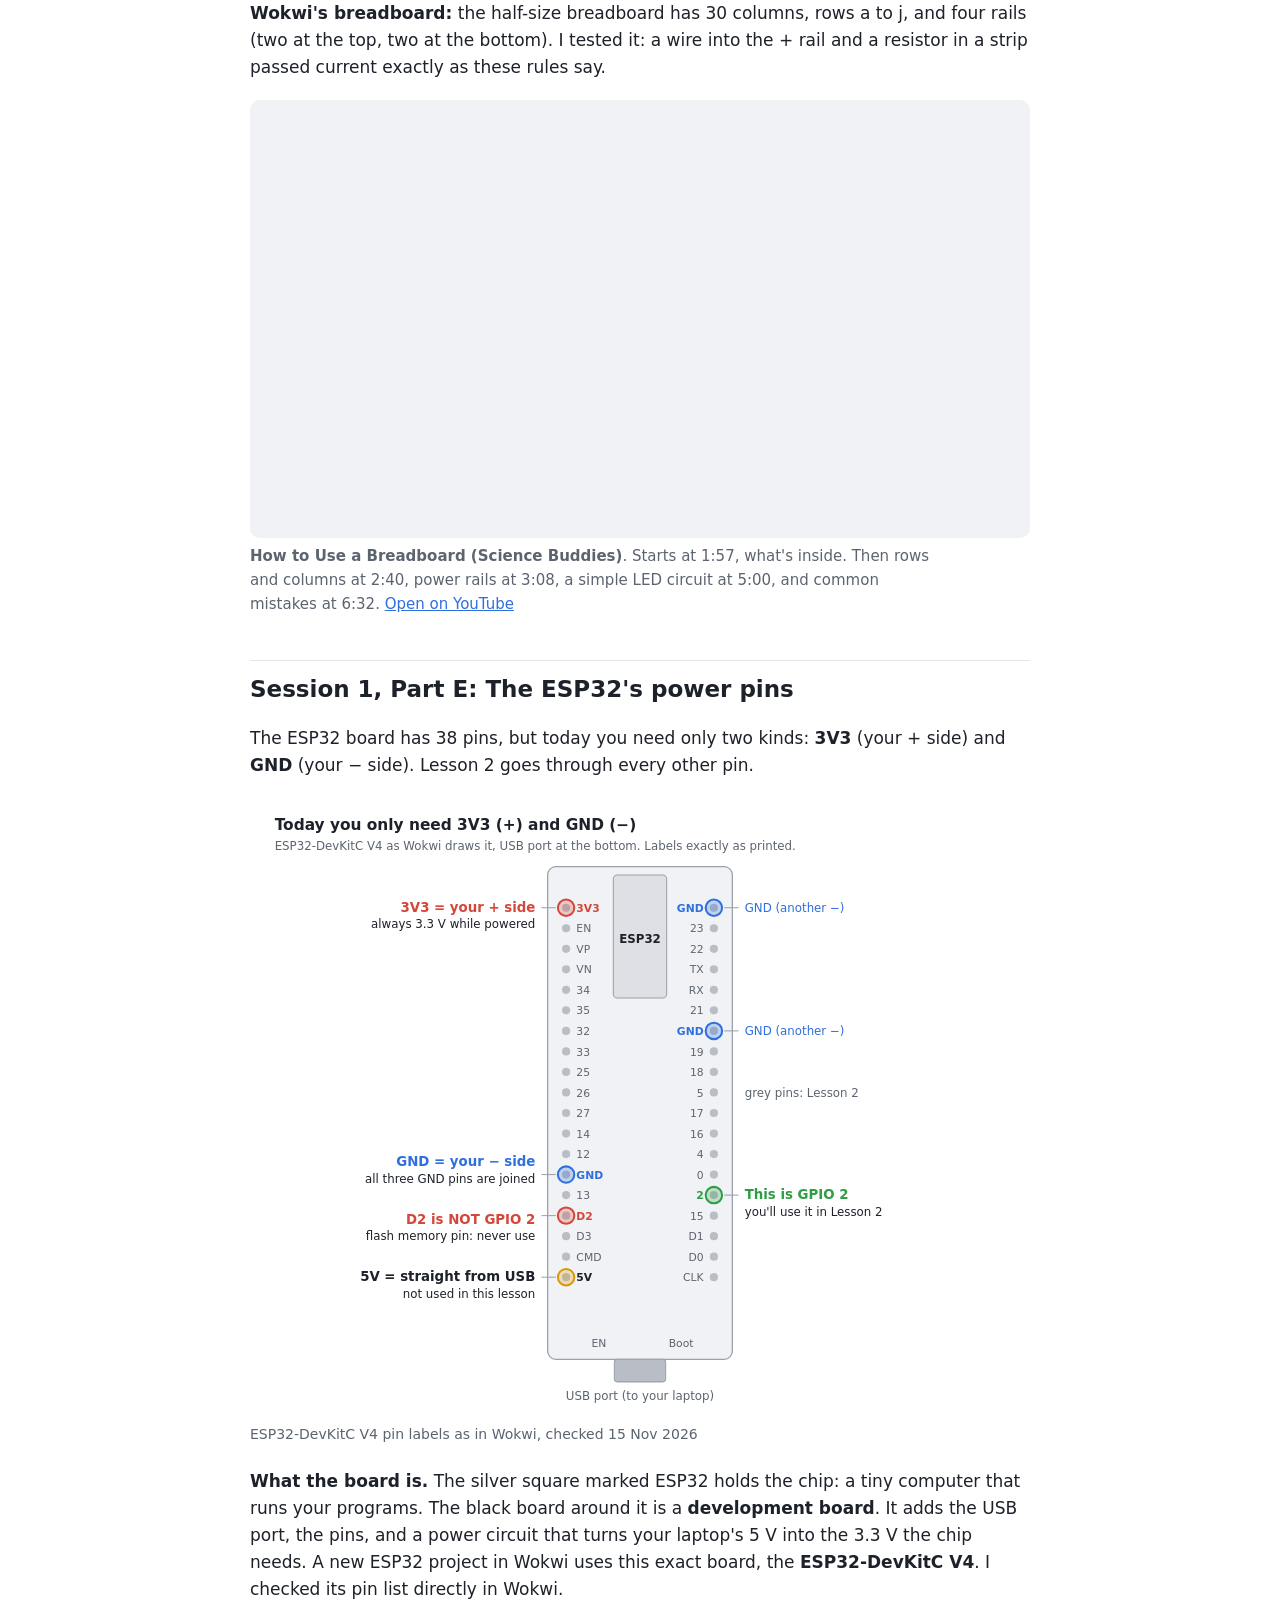
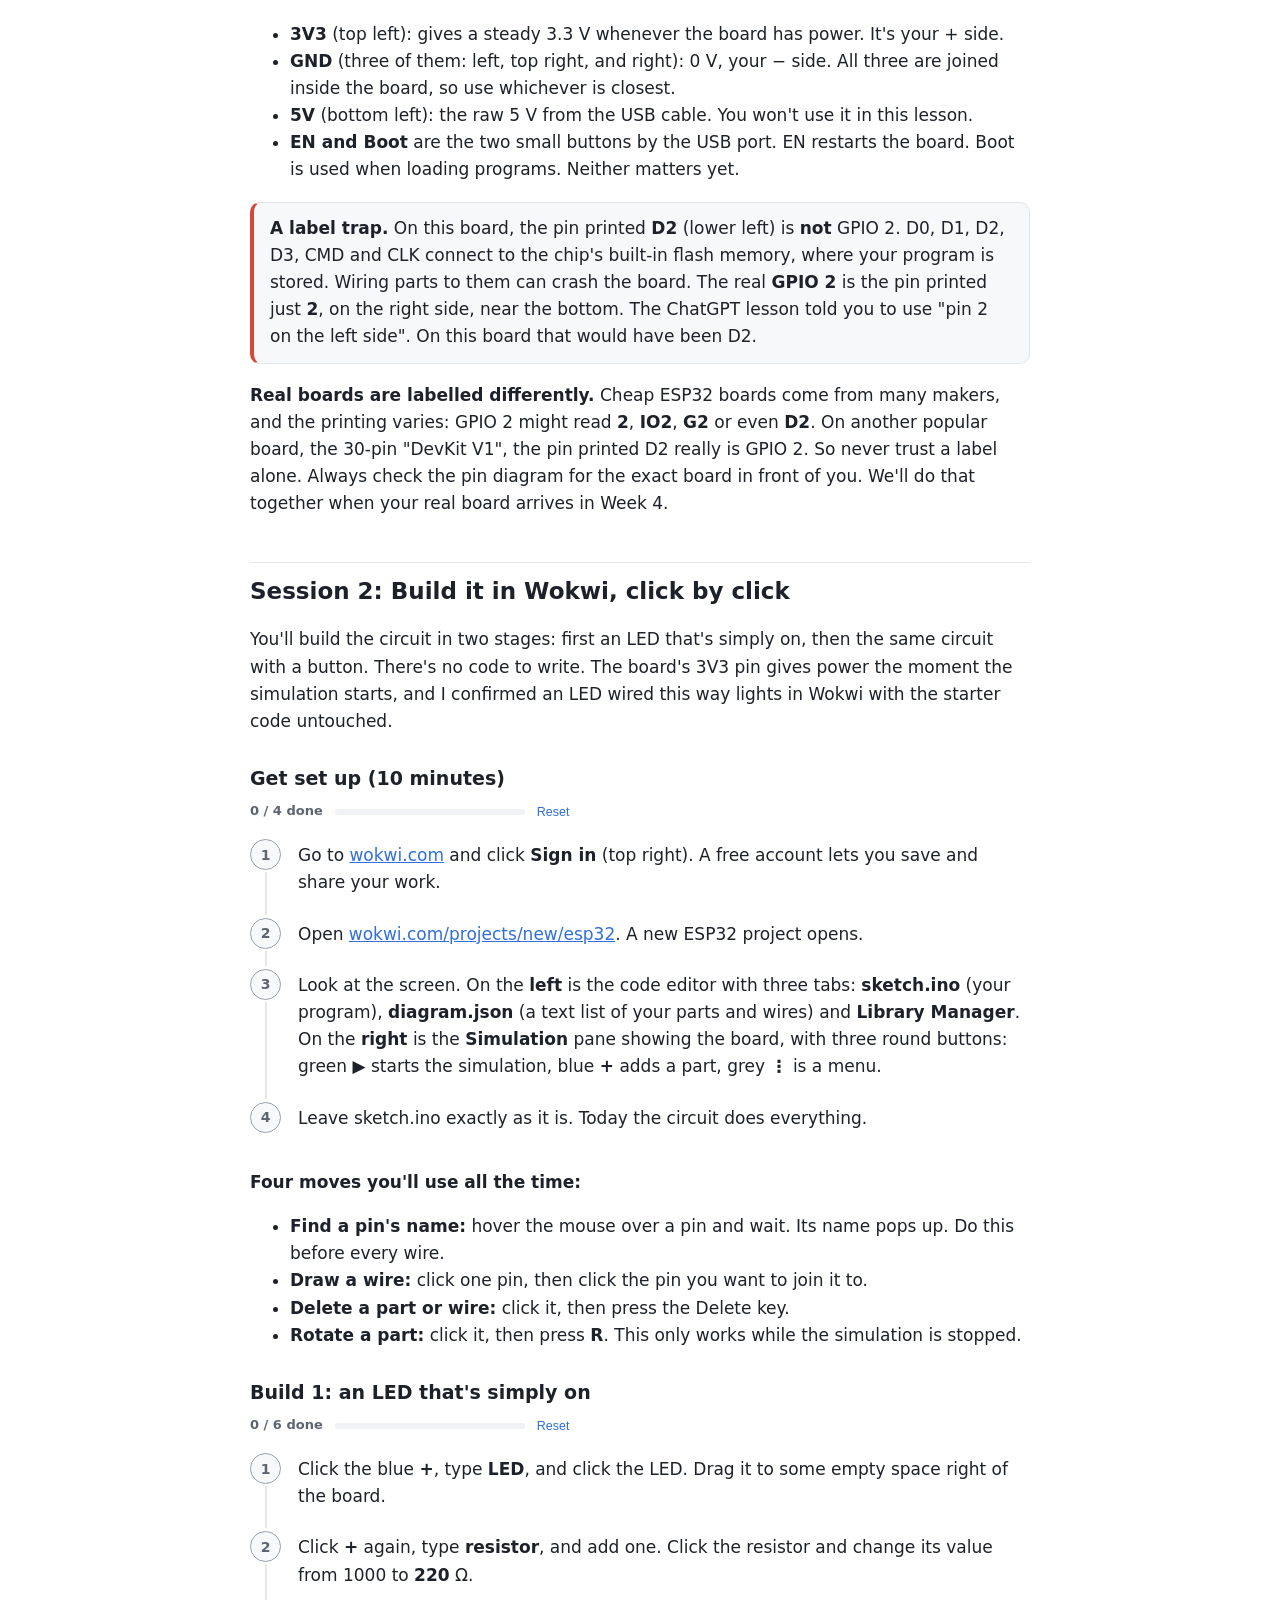
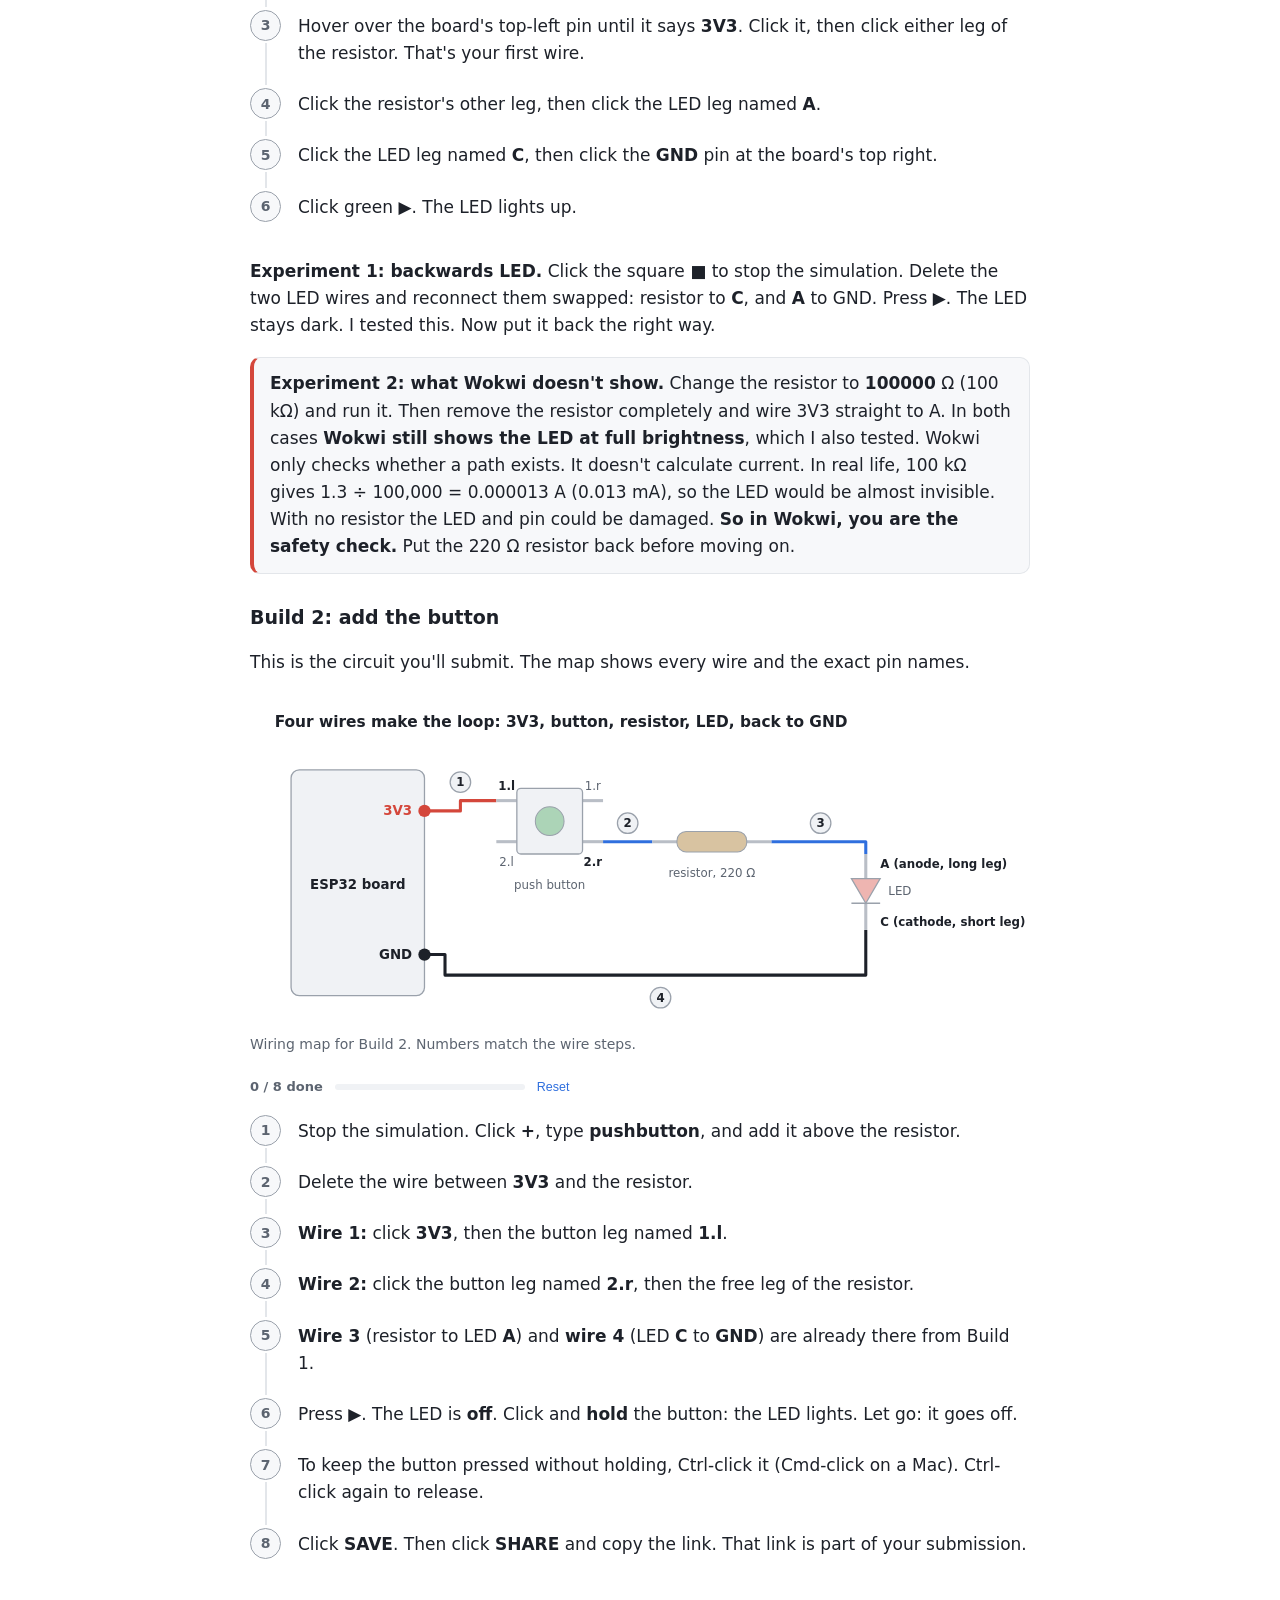
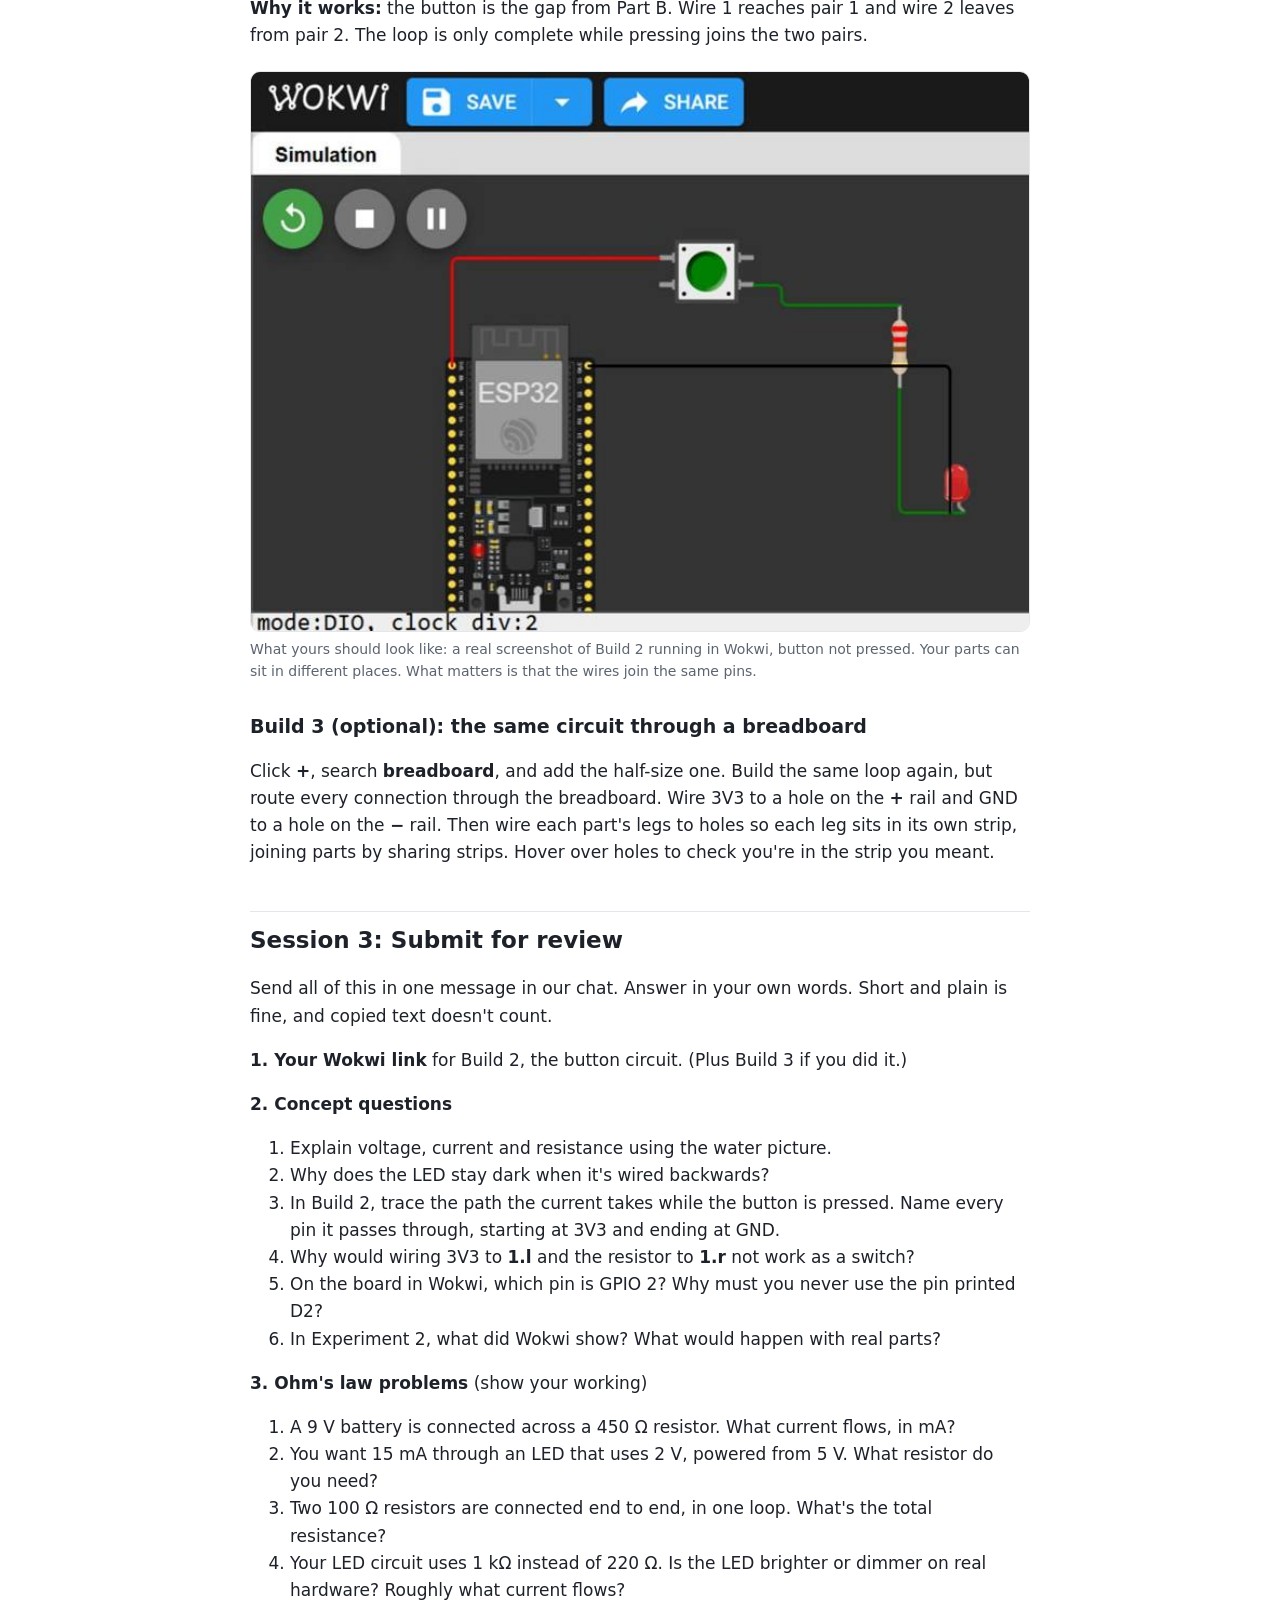
<file: lessons/lesson-01.html>
<!DOCTYPE html>
<html lang="en">
<head>
<meta charset="utf-8">
<meta name="viewport" content="width=device-width, initial-scale=1">
<title>Lesson 1: Electricity, parts and your first circuit</title>
<link rel="stylesheet" href="../assets/style.css">
</head>
<body>
<header class="site"><div class="inner">
<a class="brand" href="../index.html">SmartHerd Learning Path</a>
<nav><a href="../index.html">All lessons</a><a href="https://claude.ai/artifact/B8A8WRH6DSd8m3Wu7zAoVH">Full plan</a></nav>
</div></header>
<main class="wrap">

<p class="meta">Lesson 1 &middot; Week 1 &middot; Sessions 1 to 3 &middot; Published 15 November 2026</p>
<h1>Lesson 1: Electricity, parts and your first circuit</h1>
<p class="lead">By the end of this lesson you'll build a circuit where pressing a button lights an LED, with <strong>no code at all</strong>. You'll also be able to say what every part does and why it's connected where it is.</p>
<figure class="hero-fig"><svg viewBox="0 0 760 236" role="img" aria-label="By the end you build a circuit where pressing a button lights an LED, with no code" font-family="system-ui, -apple-system, Segoe UI, Roboto, Arial, sans-serif"><text x="24" y="28" text-anchor="start" font-size="15" font-weight="600" style="fill:var(--ink)">What you'll build: press the button and the LED lights up, with no code</text><rect x="2" y="44" width="756" height="182" rx="16" style="fill:var(--tint);stroke:var(--grid)" stroke-width="1.25"/><circle cx="588" cy="118" r="58" style="fill:var(--warn)" fill-opacity="0.16"/><g fill="none" stroke-width="3" stroke-linecap="round" stroke-linejoin="round"><path d="M150 112H250" style="stroke:var(--red)"/><path d="M312 112H360" style="stroke:var(--ink)"/><path d="M452 112H560" style="stroke:var(--ink)"/><path d="M588 150V198H150V182" style="stroke:var(--ink)"/></g><rect x="56" y="84" width="94" height="104" rx="10" style="fill:var(--ink)"/><text x="103" y="140" text-anchor="middle" font-size="13" font-weight="700" style="fill:var(--bg)">ESP32</text><circle cx="150" cy="112" r="5" style="fill:var(--red)"/><circle cx="150" cy="182" r="5" style="fill:var(--bg)"/><text x="146" y="104" text-anchor="end" font-size="11" font-weight="600" style="fill:var(--red)">3V3 (+)</text><text x="146" y="198" text-anchor="end" font-size="11" font-weight="600" style="fill:var(--ink)">GND (&#8722;)</text><path d="M281 60V76M274 70l7 6 7-6" fill="none" style="stroke:var(--ink)" stroke-width="2" stroke-linecap="round" stroke-linejoin="round"/><path d="M256 92a34 34 0 0 1 50 0" fill="none" style="stroke:var(--good)" stroke-width="1.5" stroke-opacity="0.55"/><rect x="250" y="86" width="62" height="54" rx="8" style="fill:var(--card);stroke:var(--edge)" stroke-width="1.25"/><circle cx="281" cy="113" r="15" style="fill:var(--good)" fill-opacity="0.85"/><text x="281" y="162" text-anchor="middle" font-size="11" font-weight="600" style="fill:var(--ink)">press</text><rect x="360" y="102" width="92" height="20" rx="9" style="fill:var(--tan);stroke:var(--edge)" stroke-width="1"/><rect x="374" y="102" width="6" height="20" fill="#d93a2b"/><rect x="386" y="102" width="6" height="20" fill="#d93a2b"/><rect x="398" y="102" width="6" height="20" fill="#7a4a1f"/><text x="406" y="140" text-anchor="middle" font-size="11" font-weight="600" style="fill:var(--ink)">220 &#937;</text><g stroke-width="2.5" stroke-linecap="round" style="stroke:var(--warn)"><line x1="588" y1="80" x2="588" y2="70"/><line x1="588" y1="156" x2="588" y2="166"/><line x1="626" y1="118" x2="636" y2="118"/><line x1="550" y1="118" x2="540" y2="118"/><line x1="614" y1="91" x2="622" y2="83"/><line x1="562" y1="91" x2="554" y2="83"/><line x1="614" y1="145" x2="622" y2="153"/><line x1="562" y1="145" x2="554" y2="153"/></g><circle cx="588" cy="118" r="24" style="fill:var(--warn)"/><circle cx="581" cy="111" r="7" style="fill:var(--bg)" fill-opacity="0.5"/><text x="588" y="172" text-anchor="middle" font-size="11" font-weight="600" style="fill:var(--ink)">LED lights</text></svg><figcaption>The finished circuit from Session 2: 3V3 to the button, to a 220 &#937; resistor, to the LED, and back to GND.</figcaption></figure>
<p><strong>Time:</strong> about 6 hours over 3 sessions. <strong>Cost:</strong> nothing. Everything happens in Wokwi, a free simulator in your web browser.</p>
<p><strong>How to use this page:</strong> each part has a drawing first, then a short explanation, then a video. Look at the drawing, read the words, then watch the video. If a word is new, check the word list at the bottom.</p>
<div class="callout good"><strong>Checked, not assumed.</strong> Everything here was checked in Wokwi on 15 November 2026. Where Wokwi behaves differently from real hardware, the lesson says so.</div>

<div class="toc"><strong>On this page</strong><ol>
<li><a href="#a">Session 1, Part A: What electricity is</a></li>
<li><a href="#b">Part B: A circuit is a loop</a></li>
<li><a href="#c">Part C: Meet the parts</a></li>
<li><a href="#d">Part D: The breadboard</a></li>
<li><a href="#e">Part E: The ESP32's power pins</a></li>
<li><a href="#s2">Session 2: Build it in Wokwi</a></li>
<li><a href="#s3">Session 3: Submit for review</a></li>
<li><a href="#words">Word list</a></li></ol></div>

<h2 id="a">Session 1, Part A: What electricity is</h2>
<p>Electricity behaves a lot like water pushed round a closed loop of pipe. Three words describe it, and every circuit you build uses all three.</p>
<figure><svg viewBox="0 0 760 330" role="img" aria-label="Voltage pushes, resistance narrows the path, current is the flow" font-family="system-ui, -apple-system, Segoe UI, Roboto, Arial, sans-serif"><text x="24" y="28" text-anchor="start" font-size="15" font-weight="600" style="fill:var(--ink)">Voltage pushes, resistance narrows the path, current is the flow</text><g fill="none" stroke-linecap="round" stroke-linejoin="round"><path d="M110 140V100H300M440 100H650V260H110V220" style="stroke:var(--edge)" stroke-opacity="0.45" stroke-width="18"/><path d="M300 100H440" style="stroke:var(--edge)" stroke-opacity="0.45" stroke-width="8"/><path d="M110 140V100H300M440 100H650V260H110V220" style="stroke:var(--accent)" stroke-opacity="0.35" stroke-width="10"/><path d="M300 100H440" style="stroke:var(--accent)" stroke-opacity="0.35" stroke-width="3"/></g><path d="M204 94L216 100L204 106z" style="fill:var(--accent)"/><path d="M534 94L546 100L534 106z" style="fill:var(--accent)"/><path d="M644 224L650 236L656 224z" style="fill:var(--accent)"/><path d="M506 254L494 260L506 266z" style="fill:var(--accent)"/><path d="M266 254L254 260L266 266z" style="fill:var(--accent)"/><circle cx="110" cy="180" r="40" style="fill:var(--accent);stroke:var(--accent)" fill-opacity="0.15" stroke-width="2"/><path d="M110 205V158M100 168L110 155L120 168" fill="none" style="stroke:var(--accent)" stroke-width="2.5"/><text x="166" y="166" text-anchor="start" font-size="13" font-weight="600" style="fill:var(--ink)">Pump = power source</text><text x="166" y="184" text-anchor="start" font-size="13" font-weight="400" style="fill:var(--ink)">its push = VOLTAGE</text><text x="166" y="202" text-anchor="start" font-size="11.5" font-weight="400" style="fill:var(--quiet)">measured in volts (V)</text><text x="370" y="66" text-anchor="middle" font-size="13" font-weight="600" style="fill:var(--ink)">Narrow pipe = RESISTANCE</text><text x="370" y="136" text-anchor="middle" font-size="11.5" font-weight="400" style="fill:var(--quiet)">measured in ohms (&#937;)</text><circle cx="650" cy="180" r="30" style="fill:var(--tint);stroke:var(--edge)" stroke-width="1.5"/><path d="M650 150V210M620 180H680M629 159L671 201M671 159L629 201" style="stroke:var(--edge)" stroke-width="1.25"/><text x="606" y="174" text-anchor="end" font-size="13" font-weight="600" style="fill:var(--ink)">Waterwheel = LED</text><text x="606" y="192" text-anchor="end" font-size="11.5" font-weight="400" style="fill:var(--quiet)">turns the flow into light</text><text x="380" y="298" text-anchor="middle" font-size="13" font-weight="600" style="fill:var(--ink)">How much water passes a point each second = CURRENT</text><text x="380" y="316" text-anchor="middle" font-size="11.5" font-weight="400" style="fill:var(--quiet)">measured in amps (A). Small currents use milliamps (mA)</text></svg><figcaption>Electricity pictured as water pushed round a loop of pipe</figcaption></figure>
<table><tr><th>In the water picture</th><th>In electricity</th><th>Unit</th><th>Short form</th><th>Example from this lesson</th></tr>
<tr><td>The pump's push</td><td><strong>Voltage</strong></td><td>volt</td><td>V</td><td>The ESP32's 3V3 pin pushes with 3.3 volts</td></tr>
<tr><td>How narrow the pipe is</td><td><strong>Resistance</strong></td><td>ohm</td><td>&#937; (the Greek letter omega)</td><td>The resistor you'll use is 220 &#937;</td></tr>
<tr><td>How much water flows</td><td><strong>Current</strong></td><td>amp</td><td>A</td><td>Your LED will get about 0.006 A, written 6 mA</td></tr></table>
<p><strong>Two size words you'll see everywhere:</strong></p>
<ul><li><strong>milli (m)</strong> means one thousandth. 1 mA = 0.001 A. So 6 mA = 0.006 A.</li>
<li><strong>kilo (k)</strong> means one thousand. 1 k&#937; = 1,000 &#937;. So 10 k&#937; = 10,000 &#937;.</li></ul>
<p><strong>Ohm's law</strong> ties the three together:</p>
<span class="formula">V = I &times; R</span>
<p>V is voltage, I is current (the letter I is the standard symbol for current), and R is resistance. Cover the one you want and the other two tell you how to get it: I = V &divide; R, and R = V &divide; I.</p>
<ul><li><strong>More push, more flow.</strong> Raise the voltage and more current flows.</li>
<li><strong>Narrower pipe, less flow.</strong> Raise the resistance and less current flows.</li></ul>
<div class="video"><div class="frame"><iframe loading="lazy" src="https://www.youtube-nocookie.com/embed/HsLLq6Rm5tU" title="Ohm's Law Explained" allow="accelerometer; encrypted-media; picture-in-picture" allowfullscreen></iframe></div>
<p><strong>Ohm's Law Explained</strong>. An animated walk-through of voltage, current and resistance. Watch it after the drawing, not before. <a href="https://www.youtube.com/watch?v=HsLLq6Rm5tU">Open on YouTube</a></p></div>

<h2 id="b">Session 1, Part B: A circuit is a loop</h2>
<p>Current only flows when there's an unbroken path from the <strong>+</strong> side of the power source, through your parts, and back to the <strong>&#8722;</strong> side. That loop is called a <strong>circuit</strong>.</p>
<figure><svg viewBox="0 0 760 320" role="img" aria-label="Current only flows round an unbroken loop" font-family="system-ui, -apple-system, Segoe UI, Roboto, Arial, sans-serif"><text x="24" y="28" text-anchor="start" font-size="15" font-weight="600" style="fill:var(--ink)">Current only flows round an unbroken loop</text><text x="28" y="64" text-anchor="start" font-size="13" font-weight="600" style="fill:var(--ink)">1. Closed loop</text><path d="M63 126V100H120M170 100H228V240H63V214" fill="none" style="stroke:var(--accent)" stroke-width="2.5"/><rect x="42" y="126" width="42" height="88" rx="6" style="fill:var(--tint);stroke:var(--edge)" stroke-width="1.25"/><text x="63" y="150" text-anchor="middle" font-size="15" font-weight="600" style="fill:var(--ink)">+</text><text x="63" y="202" text-anchor="middle" font-size="15" font-weight="600" style="fill:var(--ink)">&#8722;</text><rect x="120" y="92" width="50" height="16" rx="4" style="fill:var(--tint);stroke:var(--edge)" stroke-width="1.25"/><polygon points="216,158 240,158 228,178" style="fill:var(--warn);stroke:var(--edge)" fill-opacity="0.6" stroke-width="1.25"/><line x1="216" x2="240" y1="178" y2="178" style="stroke:var(--edge)" stroke-width="1.5"/><path d="M244 156l10 -8M246 168l11 -3" style="stroke:var(--warn)" stroke-width="2"/><path d="M95 95L105 100L95 105z" style="fill:var(--accent)"/><path d="M223 125L228 135L233 125z" style="fill:var(--accent)"/><path d="M155 235L145 240L155 245z" style="fill:var(--accent)"/><text x="145" y="86" text-anchor="middle" font-size="11.5" font-weight="400" style="fill:var(--quiet)">resistor</text><text x="210" y="200" text-anchor="end" font-size="11.5" font-weight="400" style="fill:var(--quiet)">LED</text><text x="28" y="274" text-anchor="start" font-size="13" font-weight="400" style="fill:var(--ink)">Current flows all the way round.</text><text x="28" y="292" text-anchor="start" font-size="13" font-weight="600" style="fill:var(--ink)">LED lights.</text><text x="276" y="64" text-anchor="start" font-size="13" font-weight="600" style="fill:var(--ink)">2. Open loop (a gap)</text><path d="M311 126V100H340M390 100H420M444 100H476V240H311V214" fill="none" style="stroke:var(--edge)" stroke-width="2"/><path d="M420 100L438 86" fill="none" style="stroke:var(--edge)" stroke-width="2"/><rect x="290" y="126" width="42" height="88" rx="6" style="fill:var(--tint);stroke:var(--edge)" stroke-width="1.25"/><text x="311" y="150" text-anchor="middle" font-size="15" font-weight="600" style="fill:var(--ink)">+</text><text x="311" y="202" text-anchor="middle" font-size="15" font-weight="600" style="fill:var(--ink)">&#8722;</text><rect x="340" y="92" width="50" height="16" rx="4" style="fill:var(--tint);stroke:var(--edge)" stroke-width="1.25"/><polygon points="464,158 488,158 476,178" fill="none" style="stroke:var(--edge)" stroke-width="1.25"/><line x1="464" x2="488" y1="178" y2="178" style="stroke:var(--edge)" stroke-width="1.5"/><text x="432" y="76" text-anchor="middle" font-size="11.5" font-weight="400" style="fill:var(--quiet)">gap</text><text x="458" y="200" text-anchor="end" font-size="11.5" font-weight="400" style="fill:var(--quiet)">LED</text><text x="276" y="274" text-anchor="start" font-size="13" font-weight="400" style="fill:var(--ink)">No complete path, so nothing flows.</text><text x="276" y="292" text-anchor="start" font-size="13" font-weight="600" style="fill:var(--ink)">LED stays dark.</text><text x="524" y="64" text-anchor="start" font-size="13" font-weight="600" style="fill:var(--red)">3. Short circuit</text><path d="M559 126V100H616M666 100H724V240H559V214" fill="none" style="stroke:var(--edge)" stroke-width="2"/><path d="M586 100V240" fill="none" style="stroke:var(--red)" stroke-width="3"/><rect x="538" y="126" width="42" height="88" rx="6" style="fill:var(--tint);stroke:var(--edge)" stroke-width="1.25"/><text x="559" y="150" text-anchor="middle" font-size="15" font-weight="600" style="fill:var(--ink)">+</text><text x="559" y="202" text-anchor="middle" font-size="15" font-weight="600" style="fill:var(--ink)">&#8722;</text><rect x="616" y="92" width="50" height="16" rx="4" style="fill:var(--tint);stroke:var(--edge)" stroke-width="1.25"/><polygon points="712,158 736,158 724,178" fill="none" style="stroke:var(--edge)" stroke-width="1.25"/><line x1="712" x2="736" y1="178" y2="178" style="stroke:var(--edge)" stroke-width="1.5"/><path d="M581 165L586 175L591 165z" style="fill:var(--red)"/><text x="594" y="160" text-anchor="start" font-size="11.5" font-weight="400" style="fill:var(--red)">stray wire</text><text x="706" y="200" text-anchor="end" font-size="11.5" font-weight="400" style="fill:var(--quiet)">LED</text><text x="524" y="274" text-anchor="start" font-size="13" font-weight="400" style="fill:var(--ink)">Current skips the parts. Almost</text><text x="524" y="292" text-anchor="start" font-size="13" font-weight="400" style="fill:var(--ink)">no resistance, so huge current.</text><text x="524" y="310" text-anchor="start" font-size="13" font-weight="600" style="fill:var(--red)">Never do this on real hardware.</text></svg><figcaption>Closed, open and short circuits</figcaption></figure>
<p><strong>Where + and &#8722; are on the ESP32:</strong> the pin printed <strong>3V3</strong> is the + side. It always gives 3.3 volts while the board has power. Every pin printed <strong>GND</strong> is the &#8722; side. GND means "ground", the 0-volt reference that all voltages are measured from. You'll find exactly where these pins are in Part E.</p>
<ol><li><strong>Closed loop.</strong> Every part is connected end to end, so current flows and the LED lights.</li>
<li><strong>Open loop.</strong> Somewhere the path is broken. Nothing flows anywhere in the loop, not even in the parts before the gap. A <strong>push button</strong> is simply a gap you can close with your finger.</li>
<li><strong>Short circuit.</strong> A wire connects + straight to &#8722;, skipping the parts. With almost no resistance, Ohm's law says the current gets huge. On real hardware that can overheat wires, damage the board, or trip your laptop's USB port. Always double-check before connecting 3V3 or 5V to anything.</li></ol>
<p><strong>Two facts that confuse beginners:</strong></p>
<ul><li><strong>Order doesn't matter in a single loop.</strong> The resistor can sit before or after the LED. The same current flows through every part of one loop. <a href="https://youtu.be/NUKD9qESO58">This short video explains why</a>.</li>
<li><strong>Direction.</strong> In this course current always flows from + to &#8722;. (Inside the wire, electrons actually drift the other way, but every diagram and datasheet uses + to &#8722;, so we do too.)</li></ul>

<h2 id="c">Session 1, Part C: Meet the parts</h2>
<p>You need four kinds of part for this lesson. Only the LED has a right way round, so that's the one to check every time.</p>
<figure><svg viewBox="0 0 760 360" role="img" aria-label="Only the LED cares which way round it goes" font-family="system-ui, -apple-system, Segoe UI, Roboto, Arial, sans-serif"><text x="24" y="28" text-anchor="start" font-size="15" font-weight="600" style="fill:var(--ink)">Only the LED cares which way round it goes</text><text x="24" y="62" text-anchor="start" font-size="13" font-weight="600" style="fill:var(--ink)">LED</text><text x="24" y="78" text-anchor="start" font-size="11.5" font-weight="400" style="fill:var(--quiet)">light-emitting diode</text><path d="M87 160V110A20 20 0 0 1 127 110V160Z" style="fill:var(--red);stroke:var(--edge)" fill-opacity="0.35" stroke-width="1.25"/><path d="M81 160H129V166H81Z" style="fill:var(--red);stroke:var(--edge)" fill-opacity="0.5" stroke-width="1"/><line x1="97" x2="97" y1="166" y2="256" style="stroke:var(--muted)" stroke-width="3"/><line x1="117" x2="117" y1="166" y2="232" style="stroke:var(--muted)" stroke-width="3"/><text x="90" y="244" text-anchor="end" font-size="11.5" font-weight="600" style="fill:var(--ink)">Anode (+)</text><text x="90" y="258" text-anchor="end" font-size="11.5" font-weight="400" style="fill:var(--quiet)">long leg</text><text x="124" y="220" text-anchor="start" font-size="11.5" font-weight="600" style="fill:var(--ink)">Cathode (&#8722;)</text><text x="124" y="234" text-anchor="start" font-size="11.5" font-weight="400" style="fill:var(--quiet)">short leg</text><text x="136" y="166" text-anchor="start" font-size="11.5" font-weight="400" style="fill:var(--quiet)">flat rim = &#8722;</text><text x="24" y="292" text-anchor="start" font-size="11.5" font-weight="400" style="fill:var(--ink)">Current goes in the long leg</text><text x="24" y="308" text-anchor="start" font-size="11.5" font-weight="400" style="fill:var(--ink)">and out the short leg.</text><text x="24" y="324" text-anchor="start" font-size="11.5" font-weight="400" style="fill:var(--ink)">Backwards, it stays dark.</text><text x="24" y="340" text-anchor="start" font-size="11.5" font-weight="600" style="fill:var(--ink)">Always needs a resistor.</text><text x="206" y="62" text-anchor="start" font-size="13" font-weight="600" style="fill:var(--ink)">Resistor</text><text x="206" y="78" text-anchor="start" font-size="11.5" font-weight="400" style="fill:var(--quiet)">limits the current</text><line x1="214" x2="364" y1="140" y2="140" style="stroke:var(--muted)" stroke-width="3"/><rect x="244" y="126" width="90" height="28" rx="12" style="fill:var(--tan);stroke:var(--edge)" stroke-width="1"/><rect x="258" y="126" width="7" height="28" fill="#d93a2b"/><rect x="272" y="126" width="7" height="28" fill="#d93a2b"/><rect x="286" y="126" width="7" height="28" fill="#7a4a1f"/><rect x="314" y="126" width="7" height="28" fill="#c9a227"/><text x="261" y="112" text-anchor="middle" font-size="11.5" font-weight="400" style="fill:var(--quiet)">red</text><text x="278" y="100" text-anchor="middle" font-size="11.5" font-weight="400" style="fill:var(--quiet)">red</text><text x="292" y="112" text-anchor="middle" font-size="11.5" font-weight="400" style="fill:var(--quiet)">brown</text><text x="323" y="100" text-anchor="middle" font-size="11.5" font-weight="400" style="fill:var(--quiet)">gold</text><text x="289" y="180" text-anchor="middle" font-size="11.5" font-weight="400" style="fill:var(--quiet)">two legs, no + or &#8722;</text><text x="206" y="220" text-anchor="start" font-size="11.5" font-weight="600" style="fill:var(--ink)">This one is 220 &#937;:</text><text x="206" y="236" text-anchor="start" font-size="11.5" font-weight="400" style="fill:var(--ink)">red = 2, red = 2,</text><text x="206" y="252" text-anchor="start" font-size="11.5" font-weight="400" style="fill:var(--ink)">brown = add 1 zero &#8594; 220</text><text x="206" y="268" text-anchor="start" font-size="11.5" font-weight="400" style="fill:var(--ink)">gold = accurate to &#177;5%</text><text x="206" y="292" text-anchor="start" font-size="11.5" font-weight="400" style="fill:var(--ink)">Read with the gold band</text><text x="206" y="308" text-anchor="start" font-size="11.5" font-weight="400" style="fill:var(--ink)">on your right.</text><text x="388" y="62" text-anchor="start" font-size="13" font-weight="600" style="fill:var(--ink)">Push button</text><text x="388" y="78" text-anchor="start" font-size="11.5" font-weight="400" style="fill:var(--quiet)">a gap you close by pressing</text><line x1="416" x2="436" y1="112" y2="112" style="stroke:var(--muted)" stroke-width="3"/><line x1="506" x2="526" y1="112" y2="112" style="stroke:var(--muted)" stroke-width="3"/><line x1="416" x2="436" y1="162" y2="162" style="stroke:var(--muted)" stroke-width="3"/><line x1="506" x2="526" y1="162" y2="162" style="stroke:var(--muted)" stroke-width="3"/><rect x="436" y="100" width="70" height="74" rx="4" style="fill:var(--tint);stroke:var(--edge)" stroke-width="1.25"/><line x1="436" x2="506" y1="112" y2="112" style="stroke:var(--accent)" stroke-width="2" stroke-dasharray="4 3"/><line x1="436" x2="506" y1="162" y2="162" style="stroke:var(--accent)" stroke-width="2" stroke-dasharray="4 3"/><circle cx="471" cy="137" r="17" style="fill:var(--good);stroke:var(--edge)" fill-opacity="0.35" stroke-width="1"/><text x="412" y="116" text-anchor="end" font-size="11.5" font-weight="600" style="fill:var(--ink)">1.l</text><text x="530" y="116" text-anchor="start" font-size="11.5" font-weight="600" style="fill:var(--ink)">1.r</text><text x="412" y="166" text-anchor="end" font-size="11.5" font-weight="600" style="fill:var(--ink)">2.l</text><text x="530" y="166" text-anchor="start" font-size="11.5" font-weight="600" style="fill:var(--ink)">2.r</text><text x="388" y="204" text-anchor="start" font-size="11.5" font-weight="400" style="fill:var(--ink)">Dashed lines: always joined</text><text x="388" y="220" text-anchor="start" font-size="11.5" font-weight="400" style="fill:var(--ink)">inside the button.</text><text x="388" y="244" text-anchor="start" font-size="11.5" font-weight="600" style="fill:var(--ink)">Pressing joins pair 1</text><text x="388" y="260" text-anchor="start" font-size="11.5" font-weight="600" style="fill:var(--ink)">to pair 2.</text><text x="388" y="284" text-anchor="start" font-size="11.5" font-weight="400" style="fill:var(--ink)">So wire one side to a 1</text><text x="388" y="300" text-anchor="start" font-size="11.5" font-weight="400" style="fill:var(--ink)">leg and the other side</text><text x="388" y="316" text-anchor="start" font-size="11.5" font-weight="400" style="fill:var(--ink)">to a 2 leg.</text><text x="388" y="340" text-anchor="start" font-size="11.5" font-weight="400" style="fill:var(--quiet)">Pin names as Wokwi shows them</text><text x="570" y="62" text-anchor="start" font-size="13" font-weight="600" style="fill:var(--ink)">Jumper wires</text><text x="570" y="78" text-anchor="start" font-size="11.5" font-weight="400" style="fill:var(--quiet)">join things together</text><path d="M590 110C630 90 670 130 710 110" fill="none" style="stroke:var(--red)" stroke-width="3"/><line x1="576" x2="590" y1="110" y2="110" style="stroke:var(--muted)" stroke-width="2"/><line x1="710" x2="724" y1="110" y2="110" style="stroke:var(--muted)" stroke-width="2"/><text x="570" y="136" text-anchor="start" font-size="11.5" font-weight="400" style="fill:var(--quiet)">male to male: pins both ends</text><path d="M590 170C630 150 670 190 700 170" fill="none" style="stroke:var(--edge)" stroke-width="3"/><line x1="576" x2="590" y1="170" y2="170" style="stroke:var(--muted)" stroke-width="2"/><rect x="700" y="164" width="22" height="12" rx="2" style="fill:var(--edge)"/><text x="570" y="196" text-anchor="start" font-size="11.5" font-weight="400" style="fill:var(--quiet)">male to female: pin + socket</text><text x="570" y="236" text-anchor="start" font-size="11.5" font-weight="400" style="fill:var(--ink)">A wire's colour changes</text><text x="570" y="252" text-anchor="start" font-size="11.5" font-weight="400" style="fill:var(--ink)">nothing electrically.</text><text x="570" y="276" text-anchor="start" font-size="11.5" font-weight="600" style="fill:var(--ink)">Habit: red for +,</text><text x="570" y="292" text-anchor="start" font-size="11.5" font-weight="600" style="fill:var(--ink)">black for GND.</text><text x="570" y="316" text-anchor="start" font-size="11.5" font-weight="400" style="fill:var(--ink)">It saves mistakes later.</text></svg><figcaption>The four parts in this lesson, every leg labelled</figcaption></figure>
<h3>LED (light-emitting diode)</h3>
<p>An LED lights up when current flows <strong>into the anode (+, long leg) and out of the cathode (&#8722;, short leg)</strong>. Put it in backwards and it simply stays dark. I tested this in Wokwi: a reversed LED does not light.</p>
<p>The legs can be cut to the same length, so there's a second clue. The plastic rim at the bottom has a <strong>flat edge on the cathode (&#8722;) side</strong>.</p>
<p>In Wokwi the LED's two pins are named <strong>A</strong> (anode) and <strong>C</strong> (cathode). Hover your mouse over a leg to see its name.</p>
<p><strong>Why an LED always needs a resistor.</strong> An LED can't limit its own current. Once it's on, it lets almost unlimited current through, enough to destroy it and damage the pin feeding it. The resistor is the narrow pipe from Part A. It holds the current to a safe level.</p>
<p>Here's the sum for your circuit. A red LED uses up about 2 V of the 3.3 V, which leaves 1.3 V across the resistor. With 220 &#937;: 1.3 &divide; 220 &asymp; 0.006 A, or 6 mA. That's bright enough to see, and well under the roughly 20 mA a typical small LED can take.</p>
<div class="video"><div class="frame"><iframe loading="lazy" src="https://www.youtube-nocookie.com/embed/Yo6JI_bzUzo" title="LED Basics" allow="accelerometer; encrypted-media; picture-in-picture" allowfullscreen></iframe></div>
<p><strong>LED Basics</strong>. Covers polarity, the voltage an LED uses, and current. <a href="https://www.youtube.com/watch?v=Yo6JI_bzUzo">Open on YouTube</a></p></div>
<div class="video"><div class="frame"><iframe loading="lazy" src="https://www.youtube-nocookie.com/embed/lDRl9iF5glE" title="Why does an LED need a resistor?" allow="accelerometer; encrypted-media; picture-in-picture" allowfullscreen></iframe></div>
<p><strong>Why does an LED need a resistor?</strong>. A short, simple explanation. <a href="https://www.youtube.com/watch?v=lDRl9iF5glE">Open on YouTube</a></p></div>
<h3>Resistor</h3>
<p>A resistor limits current. It has <strong>two legs and no + or &#8722;</strong>, so either way round works. Its value is shown by coloured bands. Hold it with the gold or silver band on your right and read from the left.</p>
<table><tr><th>Colour</th><th>Number</th><th>As the 3rd band: add this many zeros</th></tr>
<tr><td>Black</td><td>0</td><td>none</td></tr><tr><td>Brown</td><td>1</td><td>1 zero (&times; 10)</td></tr>
<tr><td>Red</td><td>2</td><td>2 zeros (&times; 100)</td></tr><tr><td>Orange</td><td>3</td><td>3 zeros (&times; 1,000)</td></tr>
<tr><td>Yellow</td><td>4</td><td>4 zeros</td></tr><tr><td>Green</td><td>5</td><td>5 zeros</td></tr>
<tr><td>Blue</td><td>6</td><td>6 zeros</td></tr><tr><td>Violet</td><td>7</td><td></td></tr>
<tr><td>Grey</td><td>8</td><td></td></tr><tr><td>White</td><td>9</td><td></td></tr></table>
<p>The 4th band is accuracy: gold means &plusmn;5%, silver means &plusmn;10%. The three values you'll meet most:</p>
<ul><li><strong>220 &#937;</strong> = red, red, brown (2, 2, then add 1 zero)</li>
<li><strong>1 k&#937;</strong> = brown, black, red (1, 0, then add 2 zeros = 1,000)</li>
<li><strong>10 k&#937;</strong> = brown, black, orange (1, 0, then add 3 zeros = 10,000)</li></ul>
<p>Some resistors, often blue-bodied ones, have 5 bands. Then the first <strong>three</strong> bands are digits and the 4th says how many zeros. In Wokwi you don't read bands: you click the resistor and type its value. A new Wokwi resistor starts at 1,000 &#937; (1 k&#937;), so you must change it.</p>
<div class="video"><div class="frame"><iframe loading="lazy" src="https://www.youtube-nocookie.com/embed/uCBIcjQ2JOM" title="How to read a resistor's value" allow="accelerometer; encrypted-media; picture-in-picture" allowfullscreen></iframe></div>
<p><strong>How to read a resistor's value</strong>. Step by step through the colour code. <a href="https://www.youtube.com/watch?v=uCBIcjQ2JOM">Open on YouTube</a></p></div>
<h3>Push button</h3>
<p>A push button is a gap in the circuit that closes while you press it. It has <strong>four legs in two pairs</strong>. Each pair is always joined inside. Pressing joins pair 1 to pair 2. In Wokwi the legs are named <strong>1.l, 1.r, 2.l and 2.r</strong> (l = left, r = right). Hover to check.</p>
<p>The rule: connect one side of your circuit to a <strong>1</strong> leg and the other side to a <strong>2</strong> leg. If you wire 1.l to 1.r, the button does nothing, because those were already joined.</p>
<p>Real buttons look the same but are easy to put in turned 90 degrees. In Week 4 you'll find the pairs on a real button with a multimeter.</p>
<div class="video"><div class="frame"><iframe loading="lazy" src="https://www.youtube-nocookie.com/embed/sD81lzBULJ4" title="4-pin pushbuttons explained" allow="accelerometer; encrypted-media; picture-in-picture" allowfullscreen></iframe></div>
<p><strong>4-pin pushbuttons explained</strong>. A close look at how the four pins are connected. <a href="https://www.youtube.com/watch?v=sD81lzBULJ4">Open on YouTube</a></p></div>
<h3>Jumper wires</h3>
<p>Jumper wires join parts together. Ends are either <strong>male</strong> (a pin) or <strong>female</strong> (a socket). You'll use male-to-male on a breadboard. Colour makes no electrical difference, but always using red for + and black for GND makes mistakes easy to spot.</p>

<h2 id="d">Session 1, Part D: The breadboard</h2>
<p>A breadboard lets you connect parts by pushing their legs into holes, with no soldering. Under the plastic, metal clips join certain holes together. Knowing which holes are joined is the whole skill.</p>
<figure><svg viewBox="0 0 760 450" role="img" aria-label="Hidden metal clips join holes in fives and along the rails" font-family="system-ui, -apple-system, Segoe UI, Roboto, Arial, sans-serif"><text x="24" y="28" text-anchor="start" font-size="15" font-weight="600" style="fill:var(--ink)">Hidden metal clips join holes in fives and along the rails</text><rect x="88" y="52" width="436" height="376" rx="8" style="fill:var(--tint);stroke:var(--edge)" stroke-width="1.25"/><rect x="108" y="236" width="396" height="20" style="fill:var(--edge)" fill-opacity="0.18"/><line x1="112" x2="500" y1="70" y2="70" style="stroke:var(--red)" stroke-width="2"/><line x1="112" x2="500" y1="108" y2="108" style="stroke:var(--accent)" stroke-width="2"/><line x1="112" x2="500" y1="376" y2="376" style="stroke:var(--red)" stroke-width="2"/><line x1="112" x2="500" y1="414" y2="414" style="stroke:var(--accent)" stroke-width="2"/><rect x="126" y="76" width="8" height="8" rx="1" style="fill:var(--muted)"/><rect x="166" y="76" width="8" height="8" rx="1" style="fill:var(--muted)"/><rect x="206" y="76" width="8" height="8" rx="1" style="fill:var(--muted)"/><rect x="246" y="76" width="8" height="8" rx="1" style="fill:var(--muted)"/><rect x="286" y="76" width="8" height="8" rx="1" style="fill:var(--muted)"/><rect x="326" y="76" width="8" height="8" rx="1" style="fill:var(--muted)"/><rect x="366" y="76" width="8" height="8" rx="1" style="fill:var(--muted)"/><rect x="406" y="76" width="8" height="8" rx="1" style="fill:var(--muted)"/><rect x="446" y="76" width="8" height="8" rx="1" style="fill:var(--muted)"/><rect x="486" y="76" width="8" height="8" rx="1" style="fill:var(--muted)"/><rect x="126" y="94" width="8" height="8" rx="1" style="fill:var(--muted)"/><rect x="166" y="94" width="8" height="8" rx="1" style="fill:var(--muted)"/><rect x="206" y="94" width="8" height="8" rx="1" style="fill:var(--muted)"/><rect x="246" y="94" width="8" height="8" rx="1" style="fill:var(--muted)"/><rect x="286" y="94" width="8" height="8" rx="1" style="fill:var(--muted)"/><rect x="326" y="94" width="8" height="8" rx="1" style="fill:var(--muted)"/><rect x="366" y="94" width="8" height="8" rx="1" style="fill:var(--muted)"/><rect x="406" y="94" width="8" height="8" rx="1" style="fill:var(--muted)"/><rect x="446" y="94" width="8" height="8" rx="1" style="fill:var(--muted)"/><rect x="486" y="94" width="8" height="8" rx="1" style="fill:var(--muted)"/><rect x="126" y="382" width="8" height="8" rx="1" style="fill:var(--muted)"/><rect x="166" y="382" width="8" height="8" rx="1" style="fill:var(--muted)"/><rect x="206" y="382" width="8" height="8" rx="1" style="fill:var(--muted)"/><rect x="246" y="382" width="8" height="8" rx="1" style="fill:var(--muted)"/><rect x="286" y="382" width="8" height="8" rx="1" style="fill:var(--muted)"/><rect x="326" y="382" width="8" height="8" rx="1" style="fill:var(--muted)"/><rect x="366" y="382" width="8" height="8" rx="1" style="fill:var(--muted)"/><rect x="406" y="382" width="8" height="8" rx="1" style="fill:var(--muted)"/><rect x="446" y="382" width="8" height="8" rx="1" style="fill:var(--muted)"/><rect x="486" y="382" width="8" height="8" rx="1" style="fill:var(--muted)"/><rect x="126" y="400" width="8" height="8" rx="1" style="fill:var(--muted)"/><rect x="166" y="400" width="8" height="8" rx="1" style="fill:var(--muted)"/><rect x="206" y="400" width="8" height="8" rx="1" style="fill:var(--muted)"/><rect x="246" y="400" width="8" height="8" rx="1" style="fill:var(--muted)"/><rect x="286" y="400" width="8" height="8" rx="1" style="fill:var(--muted)"/><rect x="326" y="400" width="8" height="8" rx="1" style="fill:var(--muted)"/><rect x="366" y="400" width="8" height="8" rx="1" style="fill:var(--muted)"/><rect x="406" y="400" width="8" height="8" rx="1" style="fill:var(--muted)"/><rect x="446" y="400" width="8" height="8" rx="1" style="fill:var(--muted)"/><rect x="486" y="400" width="8" height="8" rx="1" style="fill:var(--muted)"/><rect x="126" y="136" width="8" height="8" rx="1" style="fill:var(--muted)"/><rect x="166" y="136" width="8" height="8" rx="1" style="fill:var(--muted)"/><rect x="206" y="136" width="8" height="8" rx="1" style="fill:var(--muted)"/><rect x="246" y="136" width="8" height="8" rx="1" style="fill:var(--muted)"/><rect x="286" y="136" width="8" height="8" rx="1" style="fill:var(--muted)"/><rect x="326" y="136" width="8" height="8" rx="1" style="fill:var(--muted)"/><rect x="366" y="136" width="8" height="8" rx="1" style="fill:var(--muted)"/><rect x="406" y="136" width="8" height="8" rx="1" style="fill:var(--muted)"/><rect x="446" y="136" width="8" height="8" rx="1" style="fill:var(--muted)"/><rect x="486" y="136" width="8" height="8" rx="1" style="fill:var(--muted)"/><rect x="126" y="156" width="8" height="8" rx="1" style="fill:var(--muted)"/><rect x="166" y="156" width="8" height="8" rx="1" style="fill:var(--muted)"/><rect x="206" y="156" width="8" height="8" rx="1" style="fill:var(--muted)"/><rect x="246" y="156" width="8" height="8" rx="1" style="fill:var(--muted)"/><rect x="286" y="156" width="8" height="8" rx="1" style="fill:var(--muted)"/><rect x="326" y="156" width="8" height="8" rx="1" style="fill:var(--muted)"/><rect x="366" y="156" width="8" height="8" rx="1" style="fill:var(--muted)"/><rect x="406" y="156" width="8" height="8" rx="1" style="fill:var(--muted)"/><rect x="446" y="156" width="8" height="8" rx="1" style="fill:var(--muted)"/><rect x="486" y="156" width="8" height="8" rx="1" style="fill:var(--muted)"/><rect x="126" y="176" width="8" height="8" rx="1" style="fill:var(--muted)"/><rect x="166" y="176" width="8" height="8" rx="1" style="fill:var(--muted)"/><rect x="206" y="176" width="8" height="8" rx="1" style="fill:var(--muted)"/><rect x="246" y="176" width="8" height="8" rx="1" style="fill:var(--muted)"/><rect x="286" y="176" width="8" height="8" rx="1" style="fill:var(--muted)"/><rect x="326" y="176" width="8" height="8" rx="1" style="fill:var(--muted)"/><rect x="366" y="176" width="8" height="8" rx="1" style="fill:var(--muted)"/><rect x="406" y="176" width="8" height="8" rx="1" style="fill:var(--muted)"/><rect x="446" y="176" width="8" height="8" rx="1" style="fill:var(--muted)"/><rect x="486" y="176" width="8" height="8" rx="1" style="fill:var(--muted)"/><rect x="126" y="196" width="8" height="8" rx="1" style="fill:var(--muted)"/><rect x="166" y="196" width="8" height="8" rx="1" style="fill:var(--muted)"/><rect x="206" y="196" width="8" height="8" rx="1" style="fill:var(--muted)"/><rect x="246" y="196" width="8" height="8" rx="1" style="fill:var(--muted)"/><rect x="286" y="196" width="8" height="8" rx="1" style="fill:var(--muted)"/><rect x="326" y="196" width="8" height="8" rx="1" style="fill:var(--muted)"/><rect x="366" y="196" width="8" height="8" rx="1" style="fill:var(--muted)"/><rect x="406" y="196" width="8" height="8" rx="1" style="fill:var(--muted)"/><rect x="446" y="196" width="8" height="8" rx="1" style="fill:var(--muted)"/><rect x="486" y="196" width="8" height="8" rx="1" style="fill:var(--muted)"/><rect x="126" y="216" width="8" height="8" rx="1" style="fill:var(--muted)"/><rect x="166" y="216" width="8" height="8" rx="1" style="fill:var(--muted)"/><rect x="206" y="216" width="8" height="8" rx="1" style="fill:var(--muted)"/><rect x="246" y="216" width="8" height="8" rx="1" style="fill:var(--muted)"/><rect x="286" y="216" width="8" height="8" rx="1" style="fill:var(--muted)"/><rect x="326" y="216" width="8" height="8" rx="1" style="fill:var(--muted)"/><rect x="366" y="216" width="8" height="8" rx="1" style="fill:var(--muted)"/><rect x="406" y="216" width="8" height="8" rx="1" style="fill:var(--muted)"/><rect x="446" y="216" width="8" height="8" rx="1" style="fill:var(--muted)"/><rect x="486" y="216" width="8" height="8" rx="1" style="fill:var(--muted)"/><rect x="126" y="258" width="8" height="8" rx="1" style="fill:var(--muted)"/><rect x="166" y="258" width="8" height="8" rx="1" style="fill:var(--muted)"/><rect x="206" y="258" width="8" height="8" rx="1" style="fill:var(--muted)"/><rect x="246" y="258" width="8" height="8" rx="1" style="fill:var(--muted)"/><rect x="286" y="258" width="8" height="8" rx="1" style="fill:var(--muted)"/><rect x="326" y="258" width="8" height="8" rx="1" style="fill:var(--muted)"/><rect x="366" y="258" width="8" height="8" rx="1" style="fill:var(--muted)"/><rect x="406" y="258" width="8" height="8" rx="1" style="fill:var(--muted)"/><rect x="446" y="258" width="8" height="8" rx="1" style="fill:var(--muted)"/><rect x="486" y="258" width="8" height="8" rx="1" style="fill:var(--muted)"/><rect x="126" y="278" width="8" height="8" rx="1" style="fill:var(--muted)"/><rect x="166" y="278" width="8" height="8" rx="1" style="fill:var(--muted)"/><rect x="206" y="278" width="8" height="8" rx="1" style="fill:var(--muted)"/><rect x="246" y="278" width="8" height="8" rx="1" style="fill:var(--muted)"/><rect x="286" y="278" width="8" height="8" rx="1" style="fill:var(--muted)"/><rect x="326" y="278" width="8" height="8" rx="1" style="fill:var(--muted)"/><rect x="366" y="278" width="8" height="8" rx="1" style="fill:var(--muted)"/><rect x="406" y="278" width="8" height="8" rx="1" style="fill:var(--muted)"/><rect x="446" y="278" width="8" height="8" rx="1" style="fill:var(--muted)"/><rect x="486" y="278" width="8" height="8" rx="1" style="fill:var(--muted)"/><rect x="126" y="298" width="8" height="8" rx="1" style="fill:var(--muted)"/><rect x="166" y="298" width="8" height="8" rx="1" style="fill:var(--muted)"/><rect x="206" y="298" width="8" height="8" rx="1" style="fill:var(--muted)"/><rect x="246" y="298" width="8" height="8" rx="1" style="fill:var(--muted)"/><rect x="286" y="298" width="8" height="8" rx="1" style="fill:var(--muted)"/><rect x="326" y="298" width="8" height="8" rx="1" style="fill:var(--muted)"/><rect x="366" y="298" width="8" height="8" rx="1" style="fill:var(--muted)"/><rect x="406" y="298" width="8" height="8" rx="1" style="fill:var(--muted)"/><rect x="446" y="298" width="8" height="8" rx="1" style="fill:var(--muted)"/><rect x="486" y="298" width="8" height="8" rx="1" style="fill:var(--muted)"/><rect x="126" y="318" width="8" height="8" rx="1" style="fill:var(--muted)"/><rect x="166" y="318" width="8" height="8" rx="1" style="fill:var(--muted)"/><rect x="206" y="318" width="8" height="8" rx="1" style="fill:var(--muted)"/><rect x="246" y="318" width="8" height="8" rx="1" style="fill:var(--muted)"/><rect x="286" y="318" width="8" height="8" rx="1" style="fill:var(--muted)"/><rect x="326" y="318" width="8" height="8" rx="1" style="fill:var(--muted)"/><rect x="366" y="318" width="8" height="8" rx="1" style="fill:var(--muted)"/><rect x="406" y="318" width="8" height="8" rx="1" style="fill:var(--muted)"/><rect x="446" y="318" width="8" height="8" rx="1" style="fill:var(--muted)"/><rect x="486" y="318" width="8" height="8" rx="1" style="fill:var(--muted)"/><rect x="126" y="338" width="8" height="8" rx="1" style="fill:var(--muted)"/><rect x="166" y="338" width="8" height="8" rx="1" style="fill:var(--muted)"/><rect x="206" y="338" width="8" height="8" rx="1" style="fill:var(--muted)"/><rect x="246" y="338" width="8" height="8" rx="1" style="fill:var(--muted)"/><rect x="286" y="338" width="8" height="8" rx="1" style="fill:var(--muted)"/><rect x="326" y="338" width="8" height="8" rx="1" style="fill:var(--muted)"/><rect x="366" y="338" width="8" height="8" rx="1" style="fill:var(--muted)"/><rect x="406" y="338" width="8" height="8" rx="1" style="fill:var(--muted)"/><rect x="446" y="338" width="8" height="8" rx="1" style="fill:var(--muted)"/><rect x="486" y="338" width="8" height="8" rx="1" style="fill:var(--muted)"/><rect x="114" y="70" width="392" height="20" rx="5" style="fill:var(--red);stroke:var(--red)" fill-opacity="0.1" stroke-width="1.5"/><rect x="200" y="130" width="20" height="100" rx="5" style="fill:var(--accent);stroke:var(--accent)" fill-opacity="0.14" stroke-width="2"/><rect x="200" y="252" width="20" height="100" rx="5" fill="none" style="stroke:var(--accent)" stroke-width="1.5" stroke-dasharray="4 3"/><line x1="330" x2="450" y1="160" y2="160" style="stroke:var(--muted)" stroke-width="3"/><rect x="344" y="152" width="92" height="16" rx="7" style="fill:var(--tan);stroke:var(--edge)" stroke-width="1"/><circle cx="330" cy="160" r="5" style="fill:var(--edge)"/><circle cx="450" cy="160" r="5" style="fill:var(--edge)"/><text x="98" y="84" text-anchor="middle" font-size="13" font-weight="600" style="fill:var(--red)">+</text><text x="98" y="102" text-anchor="middle" font-size="13" font-weight="600" style="fill:var(--accent)">&#8722;</text><text x="98" y="390" text-anchor="middle" font-size="13" font-weight="600" style="fill:var(--red)">+</text><text x="98" y="408" text-anchor="middle" font-size="13" font-weight="600" style="fill:var(--accent)">&#8722;</text><text x="112" y="144" text-anchor="middle" font-size="11.5" font-weight="400" style="fill:var(--quiet)">a</text><text x="112" y="224" text-anchor="middle" font-size="11.5" font-weight="400" style="fill:var(--quiet)">e</text><text x="112" y="266" text-anchor="middle" font-size="11.5" font-weight="400" style="fill:var(--quiet)">f</text><text x="112" y="346" text-anchor="middle" font-size="11.5" font-weight="400" style="fill:var(--quiet)">j</text><text x="130" y="126" text-anchor="middle" font-size="11.5" font-weight="400" style="fill:var(--quiet)">1</text><text x="330" y="126" text-anchor="middle" font-size="11.5" font-weight="400" style="fill:var(--quiet)">6</text><text x="450" y="126" text-anchor="middle" font-size="11.5" font-weight="400" style="fill:var(--quiet)">9</text><text x="210" y="126" text-anchor="middle" font-size="11.5" font-weight="600" style="fill:var(--ink)">3</text><text x="420" y="250" text-anchor="middle" font-size="11.5" font-weight="400" style="fill:var(--ink)">centre gap</text><text x="544" y="76" text-anchor="start" font-size="13" font-weight="600" style="fill:var(--red)">Rails</text><text x="544" y="94" text-anchor="start" font-size="11.5" font-weight="400" style="fill:var(--ink)">Each rail runs the whole</text><text x="544" y="110" text-anchor="start" font-size="11.5" font-weight="400" style="fill:var(--ink)">length. Red line = +,</text><text x="544" y="126" text-anchor="start" font-size="11.5" font-weight="400" style="fill:var(--ink)">blue line = &#8722;.</text><text x="544" y="160" text-anchor="start" font-size="13" font-weight="600" style="fill:var(--accent)">Strips of 5</text><text x="544" y="178" text-anchor="start" font-size="11.5" font-weight="400" style="fill:var(--ink)">Holes a to e in one column</text><text x="544" y="194" text-anchor="start" font-size="11.5" font-weight="400" style="fill:var(--ink)">share one metal clip, so</text><text x="544" y="210" text-anchor="start" font-size="11.5" font-weight="400" style="fill:var(--ink)">they're joined (column 3).</text><text x="544" y="250" text-anchor="start" font-size="13" font-weight="600" style="fill:var(--ink)">The gap</text><text x="544" y="268" text-anchor="start" font-size="11.5" font-weight="400" style="fill:var(--ink)">a to e is NOT joined to</text><text x="544" y="284" text-anchor="start" font-size="11.5" font-weight="400" style="fill:var(--ink)">f to j (dashed strip).</text><text x="544" y="320" text-anchor="start" font-size="13" font-weight="600" style="fill:var(--ink)">Placing a part</text><text x="544" y="338" text-anchor="start" font-size="11.5" font-weight="400" style="fill:var(--ink)">Each leg goes in a different</text><text x="544" y="354" text-anchor="start" font-size="11.5" font-weight="400" style="fill:var(--ink)">strip, like the resistor in</text><text x="544" y="370" text-anchor="start" font-size="11.5" font-weight="400" style="fill:var(--ink)">columns 6 and 9. Both legs</text><text x="544" y="386" text-anchor="start" font-size="11.5" font-weight="400" style="fill:var(--ink)">in one strip = shorted out.</text></svg><figcaption>A breadboard section seen from inside: which holes are joined</figcaption></figure>
<ol><li><strong>Strips of five.</strong> In each numbered column, holes a, b, c, d and e are joined. So are f, g, h, i and j. Anything pushed into the same strip is connected.</li>
<li><strong>The centre gap.</strong> The a&ndash;e strip is <strong>not</strong> joined to the f&ndash;j strip below it.</li>
<li><strong>Rails.</strong> The long rows along the top and bottom edges are the power rails. Every hole along one rail is joined. By habit, connect the red (+) rail to 3V3 and the blue (&#8722;) rail to GND.</li>
<li><strong>Legs in different strips.</strong> A part's two legs must sit in two different strips. Put both legs of a resistor in one strip and the strip joins them, so the resistor does nothing.</li></ol>
<p><strong>One thing to check on real boards:</strong> on some full-size breadboards each rail is split in the middle. A break in the printed red or blue line shows it.</p>
<p><strong>Wokwi's breadboard:</strong> the half-size breadboard has 30 columns, rows a to j, and four rails (two at the top, two at the bottom). I tested it: a wire into the + rail and a resistor in a strip passed current exactly as these rules say.</p>
<div class="video"><div class="frame"><iframe loading="lazy" src="https://www.youtube-nocookie.com/embed/6WReFkfrUIk?start=117" title="How to Use a Breadboard (Science Buddies)" allow="accelerometer; encrypted-media; picture-in-picture" allowfullscreen></iframe></div>
<p><strong>How to Use a Breadboard (Science Buddies)</strong>. Starts at 1:57, what's inside. Then rows and columns at 2:40, power rails at 3:08, a simple LED circuit at 5:00, and common mistakes at 6:32. <a href="https://www.youtube.com/watch?v=6WReFkfrUIk">Open on YouTube</a></p></div>

<h2 id="e">Session 1, Part E: The ESP32's power pins</h2>
<p>The ESP32 board has 38 pins, but today you need only two kinds: <strong>3V3</strong> (your + side) and <strong>GND</strong> (your &#8722; side). Lesson 2 goes through every other pin.</p>
<figure><svg viewBox="0 0 760 600" role="img" aria-label="Today you only need 3V3 and GND" font-family="system-ui, -apple-system, Segoe UI, Roboto, Arial, sans-serif"><text x="24" y="28" text-anchor="start" font-size="15" font-weight="600" style="fill:var(--ink)">Today you only need 3V3 (+) and GND (&#8722;)</text><text x="24" y="48" text-anchor="start" font-size="11.5" font-weight="400" style="fill:var(--quiet)">ESP32-DevKitC V4 as Wokwi draws it, USB port at the bottom. Labels exactly as printed.</text><rect x="290" y="64" width="180" height="480" rx="8" style="fill:var(--tint);stroke:var(--edge)" stroke-width="1.25"/><rect x="354" y="72" width="52" height="120" rx="4" style="fill:var(--muted);stroke:var(--edge)" fill-opacity="0.35" stroke-width="1"/><text x="380" y="138" text-anchor="middle" font-size="11.5" font-weight="600" style="fill:var(--ink)">ESP32</text><rect x="355" y="544" width="50" height="22" rx="3" style="fill:var(--muted);stroke:var(--edge)" stroke-width="1"/><text x="380" y="584" text-anchor="middle" font-size="11.5" font-weight="400" style="fill:var(--quiet)">USB port (to your laptop)</text><text x="340" y="532" text-anchor="middle" font-size="10.5" font-weight="400" style="fill:var(--quiet)">EN</text><text x="420" y="532" text-anchor="middle" font-size="10.5" font-weight="400" style="fill:var(--quiet)">Boot</text><circle cx="308" cy="104" r="4" style="fill:var(--muted)"/><circle cx="452" cy="104" r="4" style="fill:var(--muted)"/><text x="318" y="108" text-anchor="start" font-size="10.5" font-weight="600" style="fill:var(--red)">3V3</text><text x="442" y="108" text-anchor="end" font-size="10.5" font-weight="600" style="fill:var(--accent)">GND</text><circle cx="308" cy="124" r="4" style="fill:var(--muted)"/><circle cx="452" cy="124" r="4" style="fill:var(--muted)"/><text x="318" y="128" text-anchor="start" font-size="10.5" font-weight="400" style="fill:var(--quiet)">EN</text><text x="442" y="128" text-anchor="end" font-size="10.5" font-weight="400" style="fill:var(--quiet)">23</text><circle cx="308" cy="144" r="4" style="fill:var(--muted)"/><circle cx="452" cy="144" r="4" style="fill:var(--muted)"/><text x="318" y="148" text-anchor="start" font-size="10.5" font-weight="400" style="fill:var(--quiet)">VP</text><text x="442" y="148" text-anchor="end" font-size="10.5" font-weight="400" style="fill:var(--quiet)">22</text><circle cx="308" cy="164" r="4" style="fill:var(--muted)"/><circle cx="452" cy="164" r="4" style="fill:var(--muted)"/><text x="318" y="168" text-anchor="start" font-size="10.5" font-weight="400" style="fill:var(--quiet)">VN</text><text x="442" y="168" text-anchor="end" font-size="10.5" font-weight="400" style="fill:var(--quiet)">TX</text><circle cx="308" cy="184" r="4" style="fill:var(--muted)"/><circle cx="452" cy="184" r="4" style="fill:var(--muted)"/><text x="318" y="188" text-anchor="start" font-size="10.5" font-weight="400" style="fill:var(--quiet)">34</text><text x="442" y="188" text-anchor="end" font-size="10.5" font-weight="400" style="fill:var(--quiet)">RX</text><circle cx="308" cy="204" r="4" style="fill:var(--muted)"/><circle cx="452" cy="204" r="4" style="fill:var(--muted)"/><text x="318" y="208" text-anchor="start" font-size="10.5" font-weight="400" style="fill:var(--quiet)">35</text><text x="442" y="208" text-anchor="end" font-size="10.5" font-weight="400" style="fill:var(--quiet)">21</text><circle cx="308" cy="224" r="4" style="fill:var(--muted)"/><circle cx="452" cy="224" r="4" style="fill:var(--muted)"/><text x="318" y="228" text-anchor="start" font-size="10.5" font-weight="400" style="fill:var(--quiet)">32</text><text x="442" y="228" text-anchor="end" font-size="10.5" font-weight="600" style="fill:var(--accent)">GND</text><circle cx="308" cy="244" r="4" style="fill:var(--muted)"/><circle cx="452" cy="244" r="4" style="fill:var(--muted)"/><text x="318" y="248" text-anchor="start" font-size="10.5" font-weight="400" style="fill:var(--quiet)">33</text><text x="442" y="248" text-anchor="end" font-size="10.5" font-weight="400" style="fill:var(--quiet)">19</text><circle cx="308" cy="264" r="4" style="fill:var(--muted)"/><circle cx="452" cy="264" r="4" style="fill:var(--muted)"/><text x="318" y="268" text-anchor="start" font-size="10.5" font-weight="400" style="fill:var(--quiet)">25</text><text x="442" y="268" text-anchor="end" font-size="10.5" font-weight="400" style="fill:var(--quiet)">18</text><circle cx="308" cy="284" r="4" style="fill:var(--muted)"/><circle cx="452" cy="284" r="4" style="fill:var(--muted)"/><text x="318" y="288" text-anchor="start" font-size="10.5" font-weight="400" style="fill:var(--quiet)">26</text><text x="442" y="288" text-anchor="end" font-size="10.5" font-weight="400" style="fill:var(--quiet)">5</text><circle cx="308" cy="304" r="4" style="fill:var(--muted)"/><circle cx="452" cy="304" r="4" style="fill:var(--muted)"/><text x="318" y="308" text-anchor="start" font-size="10.5" font-weight="400" style="fill:var(--quiet)">27</text><text x="442" y="308" text-anchor="end" font-size="10.5" font-weight="400" style="fill:var(--quiet)">17</text><circle cx="308" cy="324" r="4" style="fill:var(--muted)"/><circle cx="452" cy="324" r="4" style="fill:var(--muted)"/><text x="318" y="328" text-anchor="start" font-size="10.5" font-weight="400" style="fill:var(--quiet)">14</text><text x="442" y="328" text-anchor="end" font-size="10.5" font-weight="400" style="fill:var(--quiet)">16</text><circle cx="308" cy="344" r="4" style="fill:var(--muted)"/><circle cx="452" cy="344" r="4" style="fill:var(--muted)"/><text x="318" y="348" text-anchor="start" font-size="10.5" font-weight="400" style="fill:var(--quiet)">12</text><text x="442" y="348" text-anchor="end" font-size="10.5" font-weight="400" style="fill:var(--quiet)">4</text><circle cx="308" cy="364" r="4" style="fill:var(--muted)"/><circle cx="452" cy="364" r="4" style="fill:var(--muted)"/><text x="318" y="368" text-anchor="start" font-size="10.5" font-weight="600" style="fill:var(--accent)">GND</text><text x="442" y="368" text-anchor="end" font-size="10.5" font-weight="400" style="fill:var(--quiet)">0</text><circle cx="308" cy="384" r="4" style="fill:var(--muted)"/><circle cx="452" cy="384" r="4" style="fill:var(--muted)"/><text x="318" y="388" text-anchor="start" font-size="10.5" font-weight="400" style="fill:var(--quiet)">13</text><text x="442" y="388" text-anchor="end" font-size="10.5" font-weight="600" style="fill:var(--good)">2</text><circle cx="308" cy="404" r="4" style="fill:var(--muted)"/><circle cx="452" cy="404" r="4" style="fill:var(--muted)"/><text x="318" y="408" text-anchor="start" font-size="10.5" font-weight="600" style="fill:var(--red)">D2</text><text x="442" y="408" text-anchor="end" font-size="10.5" font-weight="400" style="fill:var(--quiet)">15</text><circle cx="308" cy="424" r="4" style="fill:var(--muted)"/><circle cx="452" cy="424" r="4" style="fill:var(--muted)"/><text x="318" y="428" text-anchor="start" font-size="10.5" font-weight="400" style="fill:var(--quiet)">D3</text><text x="442" y="428" text-anchor="end" font-size="10.5" font-weight="400" style="fill:var(--quiet)">D1</text><circle cx="308" cy="444" r="4" style="fill:var(--muted)"/><circle cx="452" cy="444" r="4" style="fill:var(--muted)"/><text x="318" y="448" text-anchor="start" font-size="10.5" font-weight="400" style="fill:var(--quiet)">CMD</text><text x="442" y="448" text-anchor="end" font-size="10.5" font-weight="400" style="fill:var(--quiet)">D0</text><circle cx="308" cy="464" r="4" style="fill:var(--muted)"/><circle cx="452" cy="464" r="4" style="fill:var(--muted)"/><text x="318" y="468" text-anchor="start" font-size="10.5" font-weight="600" style="fill:var(--ink)">5V</text><text x="442" y="468" text-anchor="end" font-size="10.5" font-weight="400" style="fill:var(--quiet)">CLK</text><circle cx="308" cy="104" r="8" style="fill:var(--red);stroke:var(--red)" fill-opacity="0.25" stroke-width="2"/><circle cx="308" cy="364" r="8" style="fill:var(--accent);stroke:var(--accent)" fill-opacity="0.25" stroke-width="2"/><circle cx="308" cy="404" r="8" style="fill:var(--red);stroke:var(--red)" fill-opacity="0.25" stroke-width="2"/><circle cx="308" cy="464" r="8" style="fill:var(--warn);stroke:var(--warn)" fill-opacity="0.25" stroke-width="2"/><circle cx="452" cy="104" r="8" style="fill:var(--accent);stroke:var(--accent)" fill-opacity="0.25" stroke-width="2"/><circle cx="452" cy="224" r="8" style="fill:var(--accent);stroke:var(--accent)" fill-opacity="0.25" stroke-width="2"/><circle cx="452" cy="384" r="8" style="fill:var(--good);stroke:var(--good)" fill-opacity="0.25" stroke-width="2"/><line x1="284" x2="298" y1="104" y2="104" style="stroke:var(--edge)"/><line x1="284" x2="298" y1="364" y2="364" style="stroke:var(--edge)"/><line x1="284" x2="298" y1="404" y2="404" style="stroke:var(--edge)"/><line x1="284" x2="298" y1="464" y2="464" style="stroke:var(--edge)"/><line x1="462" x2="476" y1="104" y2="104" style="stroke:var(--edge)"/><line x1="462" x2="476" y1="224" y2="224" style="stroke:var(--edge)"/><line x1="462" x2="476" y1="384" y2="384" style="stroke:var(--edge)"/><text x="278" y="108" text-anchor="end" font-size="13" font-weight="600" style="fill:var(--red)">3V3 = your + side</text><text x="278" y="124" text-anchor="end" font-size="11.5" font-weight="400" style="fill:var(--ink)">always 3.3 V while powered</text><text x="278" y="356" text-anchor="end" font-size="13" font-weight="600" style="fill:var(--accent)">GND = your &#8722; side</text><text x="278" y="372" text-anchor="end" font-size="11.5" font-weight="400" style="fill:var(--ink)">all three GND pins are joined</text><text x="278" y="412" text-anchor="end" font-size="13" font-weight="600" style="fill:var(--red)">D2 is NOT GPIO 2</text><text x="278" y="428" text-anchor="end" font-size="11.5" font-weight="400" style="fill:var(--ink)">flash memory pin: never use</text><text x="278" y="468" text-anchor="end" font-size="13" font-weight="600" style="fill:var(--ink)">5V = straight from USB</text><text x="278" y="484" text-anchor="end" font-size="11.5" font-weight="400" style="fill:var(--ink)">not used in this lesson</text><text x="482" y="108" text-anchor="start" font-size="11.5" font-weight="400" style="fill:var(--accent)">GND (another &#8722;)</text><text x="482" y="228" text-anchor="start" font-size="11.5" font-weight="400" style="fill:var(--accent)">GND (another &#8722;)</text><text x="482" y="388" text-anchor="start" font-size="13" font-weight="600" style="fill:var(--good)">This is GPIO 2</text><text x="482" y="404" text-anchor="start" font-size="11.5" font-weight="400" style="fill:var(--ink)">you'll use it in Lesson 2</text><text x="482" y="288" text-anchor="start" font-size="11.5" font-weight="400" style="fill:var(--quiet)">grey pins: Lesson 2</text></svg><figcaption>ESP32-DevKitC V4 pin labels as in Wokwi, checked 15 Nov 2026</figcaption></figure>
<p><strong>What the board is.</strong> The silver square marked ESP32 holds the chip: a tiny computer that runs your programs. The black board around it is a <strong>development board</strong>. It adds the USB port, the pins, and a power circuit that turns your laptop's 5 V into the 3.3 V the chip needs. A new ESP32 project in Wokwi uses this exact board, the <strong>ESP32-DevKitC V4</strong>. I checked its pin list directly in Wokwi.</p>
<ul><li><strong>3V3</strong> (top left): gives a steady 3.3 V whenever the board has power. It's your + side.</li>
<li><strong>GND</strong> (three of them: left, top right, and right): 0 V, your &#8722; side. All three are joined inside the board, so use whichever is closest.</li>
<li><strong>5V</strong> (bottom left): the raw 5 V from the USB cable. You won't use it in this lesson.</li>
<li><strong>EN and Boot</strong> are the two small buttons by the USB port. EN restarts the board. Boot is used when loading programs. Neither matters yet.</li></ul>
<div class="callout warn"><strong>A label trap.</strong> On this board, the pin printed <strong>D2</strong> (lower left) is <strong>not</strong> GPIO 2. D0, D1, D2, D3, CMD and CLK connect to the chip's built-in flash memory, where your program is stored. Wiring parts to them can crash the board. The real <strong>GPIO 2</strong> is the pin printed just <strong>2</strong>, on the right side, near the bottom. The ChatGPT lesson told you to use "pin 2 on the left side". On this board that would have been D2.</div>
<p><strong>Real boards are labelled differently.</strong> Cheap ESP32 boards come from many makers, and the printing varies: GPIO 2 might read <strong>2</strong>, <strong>IO2</strong>, <strong>G2</strong> or even <strong>D2</strong>. On another popular board, the 30-pin "DevKit V1", the pin printed D2 really is GPIO 2. So never trust a label alone. Always check the pin diagram for the exact board in front of you. We'll do that together when your real board arrives in Week 4.</p>

<h2 id="s2">Session 2: Build it in Wokwi, click by click</h2>
<p>You'll build the circuit in two stages: first an LED that's simply on, then the same circuit with a button. There's no code to write. The board's 3V3 pin gives power the moment the simulation starts, and I confirmed an LED wired this way lights in Wokwi with the starter code untouched.</p>
<h3>Get set up (10 minutes)</h3>
<ol><li>Go to <a href="https://wokwi.com">wokwi.com</a> and click <strong>Sign in</strong> (top right). A free account lets you save and share your work.</li>
<li>Open <a href="https://wokwi.com/projects/new/esp32">wokwi.com/projects/new/esp32</a>. A new ESP32 project opens.</li>
<li>Look at the screen. On the <strong>left</strong> is the code editor with three tabs: <strong>sketch.ino</strong> (your program), <strong>diagram.json</strong> (a text list of your parts and wires) and <strong>Library Manager</strong>. On the <strong>right</strong> is the <strong>Simulation</strong> pane showing the board, with three round buttons: green <strong>&#9654;</strong> starts the simulation, blue <strong>+</strong> adds a part, grey <strong>&#8942;</strong> is a menu.</li>
<li>Leave sketch.ino exactly as it is. Today the circuit does everything.</li></ol>
<p><strong>Four moves you'll use all the time:</strong></p>
<ul><li><strong>Find a pin's name:</strong> hover the mouse over a pin and wait. Its name pops up. Do this before every wire.</li>
<li><strong>Draw a wire:</strong> click one pin, then click the pin you want to join it to.</li>
<li><strong>Delete a part or wire:</strong> click it, then press the Delete key.</li>
<li><strong>Rotate a part:</strong> click it, then press <strong>R</strong>. This only works while the simulation is stopped.</li></ul>
<h3>Build 1: an LED that's simply on</h3>
<ol><li>Click the blue <strong>+</strong>, type <strong>LED</strong>, and click the LED. Drag it to some empty space right of the board.</li>
<li>Click <strong>+</strong> again, type <strong>resistor</strong>, and add one. Click the resistor and change its value from 1000 to <strong>220</strong> &#937;.</li>
<li>Hover over the board's top-left pin until it says <strong>3V3</strong>. Click it, then click either leg of the resistor. That's your first wire.</li>
<li>Click the resistor's other leg, then click the LED leg named <strong>A</strong>.</li>
<li>Click the LED leg named <strong>C</strong>, then click the <strong>GND</strong> pin at the board's top right.</li>
<li>Click green <strong>&#9654;</strong>. The LED lights up.</li></ol>
<p><strong>Experiment 1: backwards LED.</strong> Click the square <strong>&#9632;</strong> to stop the simulation. Delete the two LED wires and reconnect them swapped: resistor to <strong>C</strong>, and <strong>A</strong> to GND. Press &#9654;. The LED stays dark. I tested this. Now put it back the right way.</p>
<div class="callout warn"><strong>Experiment 2: what Wokwi doesn't show.</strong> Change the resistor to <strong>100000</strong> &#937; (100 k&#937;) and run it. Then remove the resistor completely and wire 3V3 straight to A. In both cases <strong>Wokwi still shows the LED at full brightness</strong>, which I also tested. Wokwi only checks whether a path exists. It doesn't calculate current. In real life, 100 k&#937; gives 1.3 &divide; 100,000 = 0.000013 A (0.013 mA), so the LED would be almost invisible. With no resistor the LED and pin could be damaged. <strong>So in Wokwi, you are the safety check.</strong> Put the 220 &#937; resistor back before moving on.</div>
<h3>Build 2: add the button</h3>
<p>This is the circuit you'll submit. The map shows every wire and the exact pin names.</p>
<figure><svg viewBox="0 0 760 320" role="img" aria-label="Four wires make the loop" font-family="system-ui, -apple-system, Segoe UI, Roboto, Arial, sans-serif"><text x="24" y="28" text-anchor="start" font-size="15" font-weight="600" style="fill:var(--ink)">Four wires make the loop: 3V3, button, resistor, LED, back to GND</text><g fill="none" stroke-width="3" stroke-linejoin="round"><path d="M170 110H205V100H240" style="stroke:var(--red)"/><path d="M344 140H392" style="stroke:var(--accent)"/><path d="M508 140H600V152" style="stroke:var(--accent)"/><path d="M600 226V270H190V250H170" style="stroke:var(--ink)"/></g><rect x="40" y="70" width="130" height="220" rx="8" style="fill:var(--tint);stroke:var(--edge)" stroke-width="1.25"/><text x="105" y="186" text-anchor="middle" font-size="13" font-weight="600" style="fill:var(--ink)">ESP32 board</text><circle cx="170" cy="110" r="6" style="fill:var(--red)"/><circle cx="170" cy="250" r="6" style="fill:var(--ink)"/><text x="158" y="114" text-anchor="end" font-size="13" font-weight="600" style="fill:var(--red)">3V3</text><text x="158" y="254" text-anchor="end" font-size="13" font-weight="600" style="fill:var(--ink)">GND</text><line x1="240" x2="260" y1="100" y2="100" style="stroke:var(--muted)" stroke-width="3"/><line x1="324" x2="344" y1="100" y2="100" style="stroke:var(--muted)" stroke-width="3"/><line x1="240" x2="260" y1="140" y2="140" style="stroke:var(--muted)" stroke-width="3"/><line x1="324" x2="344" y1="140" y2="140" style="stroke:var(--muted)" stroke-width="3"/><rect x="260" y="88" width="64" height="64" rx="4" style="fill:var(--tint);stroke:var(--edge)" stroke-width="1.25"/><circle cx="292" cy="120" r="14" style="fill:var(--good);stroke:var(--edge)" fill-opacity="0.35" stroke-width="1"/><text x="250" y="90" text-anchor="middle" font-size="11.5" font-weight="600" style="fill:var(--ink)">1.l</text><text x="334" y="90" text-anchor="middle" font-size="11.5" font-weight="400" style="fill:var(--quiet)">1.r</text><text x="250" y="164" text-anchor="middle" font-size="11.5" font-weight="400" style="fill:var(--quiet)">2.l</text><text x="334" y="164" text-anchor="middle" font-size="11.5" font-weight="600" style="fill:var(--ink)">2.r</text><text x="292" y="186" text-anchor="middle" font-size="11.5" font-weight="400" style="fill:var(--quiet)">push button</text><line x1="392" x2="508" y1="140" y2="140" style="stroke:var(--muted)" stroke-width="3"/><rect x="416" y="130" width="68" height="20" rx="9" style="fill:var(--tan);stroke:var(--edge)" stroke-width="1"/><text x="450" y="174" text-anchor="middle" font-size="11.5" font-weight="400" style="fill:var(--quiet)">resistor, 220 &#937;</text><line x1="600" x2="600" y1="152" y2="176" style="stroke:var(--muted)" stroke-width="3"/><line x1="600" x2="600" y1="200" y2="226" style="stroke:var(--muted)" stroke-width="3"/><polygon points="586,176 614,176 600,200" style="fill:var(--red);stroke:var(--edge)" fill-opacity="0.4" stroke-width="1.25"/><line x1="586" x2="614" y1="200" y2="200" style="stroke:var(--edge)" stroke-width="1.5"/><text x="614" y="166" text-anchor="start" font-size="11.5" font-weight="600" style="fill:var(--ink)">A (anode, long leg)</text><text x="614" y="222" text-anchor="start" font-size="11.5" font-weight="600" style="fill:var(--ink)">C (cathode, short leg)</text><text x="622" y="192" text-anchor="start" font-size="11.5" font-weight="400" style="fill:var(--quiet)">LED</text><circle cx="205" cy="82" r="10" style="fill:var(--tint);stroke:var(--edge)" stroke-width="1.25"/><text x="205" y="86" text-anchor="middle" font-size="11.5" font-weight="600" style="fill:var(--ink)">1</text><circle cx="368" cy="122" r="10" style="fill:var(--tint);stroke:var(--edge)" stroke-width="1.25"/><text x="368" y="126" text-anchor="middle" font-size="11.5" font-weight="600" style="fill:var(--ink)">2</text><circle cx="556" cy="122" r="10" style="fill:var(--tint);stroke:var(--edge)" stroke-width="1.25"/><text x="556" y="126" text-anchor="middle" font-size="11.5" font-weight="600" style="fill:var(--ink)">3</text><circle cx="400" cy="292" r="10" style="fill:var(--tint);stroke:var(--edge)" stroke-width="1.25"/><text x="400" y="296" text-anchor="middle" font-size="11.5" font-weight="600" style="fill:var(--ink)">4</text></svg><figcaption>Wiring map for Build 2. Numbers match the wire steps.</figcaption></figure>
<ol><li>Stop the simulation. Click <strong>+</strong>, type <strong>pushbutton</strong>, and add it above the resistor.</li>
<li>Delete the wire between <strong>3V3</strong> and the resistor.</li>
<li><strong>Wire 1:</strong> click <strong>3V3</strong>, then the button leg named <strong>1.l</strong>.</li>
<li><strong>Wire 2:</strong> click the button leg named <strong>2.r</strong>, then the free leg of the resistor.</li>
<li><strong>Wire 3</strong> (resistor to LED <strong>A</strong>) and <strong>wire 4</strong> (LED <strong>C</strong> to <strong>GND</strong>) are already there from Build 1.</li>
<li>Press &#9654;. The LED is <strong>off</strong>. Click and <strong>hold</strong> the button: the LED lights. Let go: it goes off.</li>
<li>To keep the button pressed without holding, Ctrl-click it (Cmd-click on a Mac). Ctrl-click again to release.</li>
<li>Click <strong>SAVE</strong>. Then click <strong>SHARE</strong> and copy the link. That link is part of your submission.</li></ol>
<p><strong>Why it works:</strong> the button is the gap from Part B. Wire 1 reaches pair 1 and wire 2 leaves from pair 2. The loop is only complete while pressing joins the two pairs.</p>
<figure><img src="../assets/wokwi-build2.jpg" alt="Build 2 in Wokwi: 3V3 to the push button, button to the 220 ohm resistor, resistor to the LED, LED back to GND" loading="lazy"><figcaption>What yours should look like: a real screenshot of Build 2 running in Wokwi, button not pressed. Your parts can sit in different places. What matters is that the wires join the same pins.</figcaption></figure>
<h3>Build 3 (optional): the same circuit through a breadboard</h3>
<p>Click <strong>+</strong>, search <strong>breadboard</strong>, and add the half-size one. Build the same loop again, but route every connection through the breadboard. Wire 3V3 to a hole on the <strong>+</strong> rail and GND to a hole on the <strong>&#8722;</strong> rail. Then wire each part's legs to holes so each leg sits in its own strip, joining parts by sharing strips. Hover over holes to check you're in the strip you meant.</p>

<h2 id="s3">Session 3: Submit for review</h2>
<p>Send all of this in one message in our chat. Answer in your own words. Short and plain is fine, and copied text doesn't count.</p>
<p><strong>1. Your Wokwi link</strong> for Build 2, the button circuit. (Plus Build 3 if you did it.)</p>
<p><strong>2. Concept questions</strong></p>
<ol><li>Explain voltage, current and resistance using the water picture.</li>
<li>Why does the LED stay dark when it's wired backwards?</li>
<li>In Build 2, trace the path the current takes while the button is pressed. Name every pin it passes through, starting at 3V3 and ending at GND.</li>
<li>Why would wiring 3V3 to <strong>1.l</strong> and the resistor to <strong>1.r</strong> not work as a switch?</li>
<li>On the board in Wokwi, which pin is GPIO 2? Why must you never use the pin printed D2?</li>
<li>In Experiment 2, what did Wokwi show? What would happen with real parts?</li></ol>
<p><strong>3. Ohm's law problems</strong> (show your working)</p>
<ol><li>A 9 V battery is connected across a 450 &#937; resistor. What current flows, in mA?</li>
<li>You want 15 mA through an LED that uses 2 V, powered from 5 V. What resistor do you need?</li>
<li>Two 100 &#937; resistors are connected end to end, in one loop. What's the total resistance?</li>
<li>Your LED circuit uses 1 k&#937; instead of 220 &#937;. Is the LED brighter or dimmer on real hardware? Roughly what current flows?</li>
<li>Use Ohm's law to explain what happens if an LED is connected to 3V3 with no resistor.</li></ol>
<p><strong>4. Read these resistors</strong> (4-band, gold last)</p>
<ol><li>Brown, black, red</li><li>Yellow, violet, brown</li><li>Orange, orange, brown</li></ol>
<div class="callout"><strong>How I'll check it:</strong> the link must open and work. Your answers must be right and in your own words. Then I'll ask you to change one thing in your circuit without new instructions, and explain what happens. Pass all three and Lesson 2 starts on this site the next morning.</div>

<h2 id="words">Word list</h2>
<table><tr><th>Word</th><th>What it means</th></tr>
<tr><td>Voltage (V)</td><td>The push that drives current. Measured in volts.</td></tr>
<tr><td>Current (I)</td><td>How much electricity flows past a point each second. Measured in amps (A) or milliamps (mA).</td></tr>
<tr><td>Resistance (R)</td><td>How much something holds back current. Measured in ohms (&#937;).</td></tr>
<tr><td>Ohm's law</td><td>V = I &times; R. Know any two and you can work out the third.</td></tr>
<tr><td>milli (m)</td><td>One thousandth. 1 mA = 0.001 A.</td></tr>
<tr><td>kilo (k)</td><td>One thousand. 1 k&#937; = 1,000 &#937;.</td></tr>
<tr><td>Circuit</td><td>A complete loop that current can flow round.</td></tr>
<tr><td>Open circuit</td><td>A loop with a gap, so nothing flows.</td></tr>
<tr><td>Short circuit</td><td>A path from + to &#8722; with almost no resistance. Dangerous on real hardware.</td></tr>
<tr><td>3V3</td><td>The ESP32 pin that gives a steady 3.3 V. Your + side.</td></tr>
<tr><td>GND (ground)</td><td>The 0 V reference, your &#8722; side. The ESP32-DevKitC has three GND pins, all joined.</td></tr>
<tr><td>LED</td><td>Light-emitting diode. Lights only when current flows from anode to cathode.</td></tr>
<tr><td>Anode</td><td>The LED's + leg: the long leg. Called A in Wokwi.</td></tr>
<tr><td>Cathode</td><td>The LED's &#8722; leg: the short leg, on the flat side of the rim. Called C in Wokwi.</td></tr>
<tr><td>Resistor</td><td>A part that limits current. Two legs, no direction.</td></tr>
<tr><td>Colour code</td><td>The coloured bands that show a resistor's value.</td></tr>
<tr><td>Push button</td><td>A switch that closes the circuit while pressed. Four legs in two always-joined pairs.</td></tr>
<tr><td>Breadboard</td><td>A board for building circuits without soldering. Holes are joined in strips of five and along the rails.</td></tr>
<tr><td>Rail</td><td>A long row of joined holes along a breadboard's edge, used for + and &#8722;.</td></tr>
<tr><td>Jumper wire</td><td>A wire with a pin (male) or socket (female) on each end.</td></tr>
<tr><td>Development board</td><td>A board that carries the ESP32 chip and adds USB, pins and power.</td></tr>
<tr><td>GPIO</td><td>General-purpose input/output: a pin your program can control or read. That's Lesson 2.</td></tr>
<tr><td>Wokwi</td><td>A free online simulator for circuits and microcontrollers. It checks connections, not current.</td></tr></table>
<h3>Sources</h3>
<ul><li>Wokwi parts documentation: <a href="https://docs.wokwi.com/parts/wokwi-led">LED</a>, <a href="https://docs.wokwi.com/parts/wokwi-resistor">resistor</a>, <a href="https://docs.wokwi.com/parts/wokwi-pushbutton">push button</a>, <a href="https://docs.wokwi.com/diagram-format">diagram format</a></li>
<li>Wokwi behaviour and the ESP32-DevKitC V4 pin list were checked directly in <a href="https://wokwi.com/projects/new/esp32">a new Wokwi ESP32 project</a> on 15 November 2026.</li></ul>
<p><a href="../index.html">&larr; All lessons</a></p>

<footer>SmartHerd Learning Path, tutored by Claude. A new session is added each day; every earlier lesson stays here as your record.</footer>
</main>
<script src="../assets/lesson.js" defer></script>
</body>
</html>
</file>
<file: assets/style.css>
:root {
  --bg: #ffffff;
  --card: #f7f8fa;
  --ink: #1d2129;
  --quiet: #5c6470;
  --edge: #9aa1ab;
  --grid: #e3e6ea;
  --tint: #f0f2f5;
  --muted: #b9bec6;
  --accent: #2f6fde;
  --red: #d4473b;
  --warn: #d99a06;
  --good: #2e9e44;
  --tan: #d8c3a1;
  --link: #2f6fde;
  --radius: 10px;
}
@media (prefers-color-scheme: dark) {
  :root {
    --bg: #131519;
    --card: #1b1e24;
    --ink: #e7e9ed;
    --quiet: #a2a9b4;
    --edge: #6d7480;
    --grid: #2a2e36;
    --tint: #20242b;
    --muted: #4a505a;
    --accent: #5b8ff0;
    --red: #ec6a5e;
    --warn: #f0b429;
    --good: #4cc061;
    --link: #7aa7ff;
  }
}
* { box-sizing: border-box; }
html { -webkit-text-size-adjust: 100%; }
body {
  margin: 0;
  background: var(--bg);
  color: var(--ink);
  font: 17px/1.6 system-ui, -apple-system, "Segoe UI", Roboto, Arial, sans-serif;
}
a { color: var(--link); }
.wrap { max-width: 820px; margin: 0 auto; padding: 24px 20px 80px; }
header.site {
  border-bottom: 1px solid var(--grid);
  padding: 14px 20px;
}
header.site .inner { max-width: 820px; margin: 0 auto; display: flex; justify-content: space-between; align-items: center; gap: 12px; flex-wrap: wrap; }
header.site a.brand { font-weight: 700; text-decoration: none; color: var(--ink); }
header.site nav a { margin-left: 16px; font-size: 15px; }
h1 { font-size: 30px; line-height: 1.25; margin: 18px 0 8px; }
h2 { font-size: 23px; margin: 44px 0 10px; padding-top: 10px; border-top: 1px solid var(--grid); }
h3 { font-size: 19px; margin: 28px 0 6px; }
p, li { max-width: 72ch; }
.lead { font-size: 19px; color: var(--ink); }
.meta { color: var(--quiet); font-size: 15px; }
figure { margin: 22px 0; }
figure svg, figure img { width: 100%; height: auto; display: block; }
figure img { border-radius: var(--radius); border: 1px solid var(--grid); }
figcaption { color: var(--quiet); font-size: 14px; margin-top: 6px; }
table { border-collapse: collapse; width: 100%; margin: 14px 0; font-size: 15px; }
th, td { text-align: left; padding: 8px 10px; border-bottom: 1px solid var(--grid); vertical-align: top; }
th { background: var(--tint); }
.callout { background: var(--card); border: 1px solid var(--grid); border-left: 4px solid var(--accent); border-radius: var(--radius); padding: 12px 16px; margin: 18px 0; }
.callout.warn { border-left-color: var(--red); }
.callout.good { border-left-color: var(--good); }
.video { margin: 18px 0; }
.video .frame { position: relative; padding-top: 56.25%; border-radius: var(--radius); overflow: hidden; background: var(--tint); }
.video iframe { position: absolute; inset: 0; width: 100%; height: 100%; border: 0; }
.video p { margin: 6px 0 0; font-size: 15px; color: var(--quiet); }
code, .formula { font-family: ui-monospace, SFMono-Regular, Menlo, Consolas, monospace; }
.formula { display: block; text-align: center; font-size: 26px; padding: 14px; background: var(--card); border-radius: var(--radius); margin: 14px 0; }
.toc { background: var(--card); border: 1px solid var(--grid); border-radius: var(--radius); padding: 10px 18px; }
.toc ol { margin: 6px 0; }
.card { background: var(--card); border: 1px solid var(--grid); border-radius: var(--radius); padding: 16px 18px; margin: 14px 0; }
.status { display: inline-block; font-size: 13px; font-weight: 600; padding: 2px 10px; border-radius: 999px; background: var(--tint); color: var(--quiet); }
.status.waiting { color: var(--warn); }
.status.passed { color: var(--good); }
.status.new { color: var(--accent); }
.lesson-list a.title { font-weight: 600; font-size: 18px; text-decoration: none; }
.lesson-list .card p { margin: 4px 0; }
.svg-ink { fill: var(--ink); }
footer { color: var(--quiet); font-size: 14px; margin-top: 60px; border-top: 1px solid var(--grid); padding-top: 14px; }
@media (max-width: 560px) {
  body { font-size: 16px; }
  h1 { font-size: 25px; }
  h2 { font-size: 21px; }
  .formula { font-size: 21px; }
}

/* ===================== Dashboard home (index.html only) =====================
   All variables and components are scoped under .app, so lesson pages that do
   not use .app keep the original look. Uses Poppins (loaded in index.html). */
.appwrap {
  --page:#ECEDF0; --panel:#ffffff; --soft:#f4f5f7;
  --ink:#1a1d24; --quiet:#6a7280; --edge:#e8eaee;
  --side:#17161c; --side-ink:#f4f4f6; --side-quiet:#8d8e97; --side-active:#232229;
  --hero:#17161c; --hero-ink:#f6f6f8; --hero-quiet:#b7bac2; --accent:#ff3b86;
  --t-peach:#fbe4cf; --ti-peach:#f1cfae; --t-lilac:#f2e7f6; --ti-lilac:#e2cdee;
  --t-sage:#eaf2db; --ti-sage:#d6e6bd;
  --radius:24px; --radius-md:18px; --radius-sm:12px;
  font-family:"Poppins", system-ui,-apple-system,"Segoe UI",Roboto,Arial,sans-serif;
  font-size:15px; line-height:1.55; color:var(--ink);
  background:var(--page); min-height:100vh;
}
@media (prefers-color-scheme: dark){ :root:not([data-theme="light"]) .appwrap {
  --page:#0b0d10; --panel:#15181e; --soft:#1b1f26;
  --ink:#e7e9ed; --quiet:#9aa1ac; --edge:#242832;
  --side:#101217; --side-ink:#eef0f3; --side-quiet:#7f8894; --side-active:#1d212a;
  --hero:#1e222a; --hero-ink:#f3f4f6; --hero-quiet:#aab0ba; --accent:#ff5c9a;
  --t-peach:#2b2420; --ti-peach:#3d3127; --t-lilac:#272231; --ti-lilac:#372d44;
  --t-sage:#222a1e; --ti-sage:#303b27;
}}
:root[data-theme="dark"] .appwrap {
  --page:#0b0d10; --panel:#15181e; --soft:#1b1f26;
  --ink:#e7e9ed; --quiet:#9aa1ac; --edge:#242832;
  --side:#101217; --side-ink:#eef0f3; --side-quiet:#7f8894; --side-active:#1d212a;
  --hero:#1e222a; --hero-ink:#f3f4f6; --hero-quiet:#aab0ba; --accent:#ff5c9a;
  --t-peach:#2b2420; --ti-peach:#3d3127; --t-lilac:#272231; --ti-lilac:#372d44;
  --t-sage:#222a1e; --ti-sage:#303b27;
}
.app .icn { width:20px; height:20px; stroke:currentColor; fill:none; stroke-width:1.7; stroke-linecap:round; stroke-linejoin:round; }
.app h1, .app h2, .app h3 { border:0; padding:0; }
.vh { position:absolute; width:1px; height:1px; padding:0; margin:-1px; overflow:hidden; clip:rect(0 0 0 0); white-space:nowrap; border:0; }

.app { max-width:1360px; margin:0 auto; padding:18px; display:grid; grid-template-columns:236px 1fr; gap:18px; align-items:start; }

.app .sidebar { background:var(--side); color:var(--side-ink); border-radius:var(--radius); padding:24px 16px; position:sticky; top:18px; display:flex; flex-direction:column; min-height:calc(100vh - 36px); }
.app .logo { display:flex; align-items:center; gap:10px; padding:4px 10px 26px; }
.app .logo .mark { width:34px; height:34px; border-radius:10px; background:var(--side-ink); color:var(--side); display:flex; align-items:center; justify-content:center; font-weight:700; }
.app .logo b { font-size:16px; color:var(--side-ink); }
.app .nav { display:flex; flex-direction:column; gap:4px; }
.app .nav a, .app .nav-bottom a { display:flex; align-items:center; gap:14px; color:var(--side-quiet); text-decoration:none; padding:11px 14px; border-radius:12px; font-weight:500; font-size:14.5px; position:relative; }
.app .nav a:hover, .app .nav-bottom a:hover { color:var(--side-ink); }
.app .nav a.active { background:var(--side-active); color:var(--side-ink); }
.app .nav a.active::after { content:""; position:absolute; right:-16px; top:50%; transform:translateY(-50%); width:4px; height:22px; border-radius:4px 0 0 4px; background:var(--side-ink); }
.app .nav-bottom { margin-top:auto; display:flex; flex-direction:column; gap:4px; padding-top:18px; }

.app .content { background:var(--panel); border-radius:28px; padding:24px; display:flex; flex-direction:column; gap:22px; }
.app .dash-top { display:grid; grid-template-columns:1.12fr 1.55fr; gap:22px; align-items:start; }
.app .area-main { min-width:0; }
.app .right { display:grid; gap:20px; min-width:0; align-content:start; }
.app .topbar { display:flex; align-items:center; justify-content:space-between; gap:16px 20px; flex-wrap:wrap; }
.app .topbar .sec-row { margin:0; flex:0 0 auto; }
.app .topbar-right { display:flex; align-items:center; gap:10px; flex:1 1 320px; min-width:220px; justify-content:flex-end; }
.app .topbar-right .search { flex:1 1 auto; max-width:460px; }
.app .icons { display:flex; gap:10px; flex:0 0 auto; }
.app .right-mid { display:grid; grid-template-columns:1.15fr 0.85fr; gap:22px; align-items:start; }
.app .area-cal, .app .area-prof, .app .area-succ, .app .area-lessons { min-width:0; }

.app .search { flex:1; display:flex; align-items:center; gap:10px; background:var(--soft); border:1px solid var(--edge); border-radius:999px; padding:11px 18px; color:var(--quiet); }
.app .search input { border:0; background:transparent; outline:none; color:var(--ink); font:inherit; width:100%; }
.app .iconbtn { width:44px; height:44px; border-radius:14px; background:var(--soft); border:1px solid var(--edge); color:var(--ink); display:flex; align-items:center; justify-content:center; cursor:pointer; position:relative; }
.app .iconbtn .dot { position:absolute; top:10px; right:11px; width:7px; height:7px; border-radius:50%; background:var(--accent); }

.app h2.sec { font-size:24px; font-weight:700; margin:0; }
.app .sec-row { display:flex; align-items:baseline; justify-content:space-between; gap:12px; margin:2px 0 16px; }
.app .chip { flex:0 0 auto; font-size:12.5px; font-weight:600; color:var(--quiet); background:var(--soft); border:1px solid var(--edge); border-radius:999px; padding:5px 12px; }

.app .banner { background:var(--hero); color:var(--hero-ink); border-radius:var(--radius-md); padding:18px 20px; display:flex; align-items:center; justify-content:space-between; gap:16px; }
.app .banner b { font-size:15.5px; }
.app .banner p { margin:5px 0 0; color:var(--hero-quiet); font-size:13px; max-width:34ch; }

.app .track { display:flex; align-items:center; justify-content:space-between; gap:14px; background:var(--tint); border-radius:var(--radius-md); padding:16px 18px; margin-top:14px; text-decoration:none; color:var(--ink); transition:transform .12s ease; }
.app .track:hover { transform:translateY(-2px); }
.app .track.peach { --tint:var(--t-peach); --tile:var(--ti-peach); }
.app .track.lilac { --tint:var(--t-lilac); --tile:var(--ti-lilac); }
.app .track.sage  { --tint:var(--t-sage);  --tile:var(--ti-sage); }
.app .track.locked { opacity:.8; }
.app .track .t-name { font-weight:600; font-size:15.5px; }
.app .track .t-sub { color:var(--quiet); font-size:13px; margin-top:3px; }
.app .track .t-bar { height:5px; width:160px; max-width:40vw; border-radius:999px; background:color-mix(in srgb,var(--ink) 12%, transparent); margin-top:9px; overflow:hidden; }
.app .track .t-bar i { display:block; height:100%; border-radius:999px; background:var(--ink); }
.app .track .tile { flex:0 0 auto; width:48px; height:48px; border-radius:14px; background:var(--tile); color:var(--ink); display:flex; align-items:center; justify-content:center; }
.app .track.enroll { background:transparent; border:1.6px dashed var(--edge); color:var(--quiet); justify-content:center; gap:10px; font-weight:600; font-size:14.5px; }
.app .track.enroll:hover { color:var(--ink); border-color:var(--ink); transform:none; }

.app .block-head { display:flex; align-items:center; justify-content:space-between; margin:28px 0 12px; gap:12px; }
.app .block-head h3 { font-size:19px; font-weight:700; margin:0; white-space:nowrap; }
.app .tabs { display:flex; gap:6px; background:var(--soft); border-radius:999px; padding:4px; }
.app .tabs button { border:0; background:transparent; color:var(--quiet); font:inherit; font-size:13px; font-weight:500; padding:6px 14px; border-radius:999px; cursor:pointer; }
.app .tabs button.on { background:var(--side); color:var(--side-ink); }
.app .task { display:flex; align-items:flex-start; gap:14px; padding:12px 2px; }
.app .task .av { flex:0 0 auto; width:44px; height:44px; border-radius:50%; background:var(--tile,var(--soft)); color:var(--ink); display:flex; align-items:center; justify-content:center; }
.app .task.g { --tile:var(--t-sage); } .app .task.l { --tile:var(--t-lilac); } .app .task.p { --tile:var(--t-peach); }
.app .task .t-title { font-weight:600; font-size:15px; }
.app .task .t-meta { color:var(--quiet); font-size:12.5px; margin-top:2px; }
.app .task .t-meta b { color:var(--ink); font-weight:600; }

.app .llist a { display:block; text-decoration:none; color:var(--ink); padding:13px 2px; border-top:1px solid var(--edge); }
.app .llist a:first-child { border-top:0; }
.app .llist .ll-title { font-weight:600; font-size:15px; }
.app .llist .ll-meta { color:var(--quiet); font-size:12.5px; margin-top:2px; }
.app .llist .ll-sum { color:var(--quiet); font-size:13px; margin-top:5px; max-width:60ch; }
.app .ll-status { display:inline-block; margin-top:9px; font-size:12px; font-weight:600; padding:2px 10px; border-radius:999px; background:color-mix(in srgb,var(--ink) 8%, transparent); color:var(--quiet); }
.app .ll-status.waiting { color:var(--warn); } .app .ll-status.passed { color:var(--good); } .app .ll-status.new { color:var(--ink); }

/* ---- Lessons page: curriculum / track content ---- */
.app .path-summary { display:flex; align-items:center; gap:20px; background:var(--hero); color:var(--hero-ink); border-radius:var(--radius-md); padding:18px 22px; margin-bottom:20px; flex-wrap:wrap; }
.app .path-summary .ps-big { font-size:26px; font-weight:700; line-height:1.1; }
.app .path-summary .ps-lab { color:var(--hero-quiet); font-size:12.5px; margin-top:2px; }
.app .path-summary .ps-bar { flex:1 1 200px; min-width:160px; height:8px; border-radius:999px; background:color-mix(in srgb,var(--hero-ink) 14%, transparent); overflow:hidden; }
.app .path-summary .ps-bar i { display:block; height:100%; border-radius:999px; background:linear-gradient(90deg,#ff8fbf,var(--accent)); }
.app .path-summary .ps-note { color:var(--hero-quiet); font-size:12.5px; flex:0 0 auto; }

.app .curric { display:flex; flex-direction:column; gap:14px; }
.app .unit { border:1px solid var(--edge); border-radius:var(--radius-md); background:var(--panel); overflow:hidden; }
.app .unit > summary { list-style:none; cursor:pointer; display:flex; align-items:center; gap:16px; padding:16px 20px; }
.app .unit > summary::-webkit-details-marker { display:none; }
.app .unit .num { font-size:21px; font-weight:700; color:var(--quiet); min-width:30px; text-align:center; }
.app .unit .u-info { flex:1; min-width:0; display:block; }
.app .unit .u-name { display:block; font-weight:700; font-size:16px; line-height:1.3; }
.app .unit .u-meta { display:block; color:var(--quiet); font-size:12.5px; margin-top:3px; }
.app .unit .u-bar { display:block; height:5px; border-radius:999px; background:color-mix(in srgb,var(--ink) 10%, transparent); margin-top:9px; max-width:280px; overflow:hidden; }
.app .unit .u-bar i { display:block; height:100%; border-radius:999px; background:var(--ink); }
.app .unit .badge { flex:0 0 auto; width:30px; height:30px; border-radius:50%; display:flex; align-items:center; justify-content:center; }
.app .unit .badge.done { background:color-mix(in srgb,var(--good) 20%, transparent); color:var(--good); }
.app .unit .badge.current { background:color-mix(in srgb,var(--warn) 22%, transparent); color:var(--warn); }
.app .unit .badge.soon { border:1px solid var(--edge); color:var(--quiet); }
.app .unit .chev { flex:0 0 auto; width:20px; height:20px; color:var(--quiet); transition:transform .15s ease; }
.app .unit[open] .chev { transform:rotate(180deg); }
.app .unit .u-body { padding:2px 20px 12px 66px; border-top:1px solid var(--edge); }
@media (max-width:560px){ .app .unit .u-body { padding-left:20px; } }

.app .week { display:flex; align-items:flex-start; gap:12px; padding:12px 0; border-top:1px solid var(--edge); }
.app .week:first-child { border-top:0; }
.app .week.now { background:var(--t-peach); margin:0 -12px; padding:12px; border-radius:12px; border-top:0; }
.app .week .w-dot { flex:0 0 auto; width:22px; height:22px; border-radius:50%; display:flex; align-items:center; justify-content:center; margin-top:1px; }
.app .week .w-dot.passed { background:color-mix(in srgb,var(--good) 20%, transparent); color:var(--good); }
.app .week .w-dot.waiting, .app .week .w-dot.now { background:color-mix(in srgb,var(--warn) 22%, transparent); color:var(--warn); }
.app .week .w-dot.soon { border:1px solid var(--edge); color:var(--quiet); }
.app .week .w-main { flex:1; min-width:0; }
.app .week .w-title { font-weight:600; font-size:14.5px; color:var(--ink); text-decoration:none; }
.app a.w-title:hover { text-decoration:underline; }
.app .week .w-sessions { display:flex; flex-wrap:wrap; gap:6px; margin-top:7px; }
.app .chip-s { font-size:11px; font-weight:500; padding:2px 9px; border-radius:999px; background:color-mix(in srgb,var(--ink) 7%, transparent); color:var(--quiet); }
.app .week .w-right { flex:0 0 auto; margin-left:8px; font-size:11.5px; color:var(--quiet); white-space:nowrap; align-self:center; }
.app .week .w-right.passed { color:var(--good); } .app .week .w-right.waiting, .app .week .w-right.now { color:var(--warn); }

/* ===================== Interactive lesson pages (progressive, JS-added) =====================
   Uses the reading-page variables from the top of this file, so light and dark both work. */
.lsn-progress { position:fixed; top:0; left:0; right:0; height:3px; z-index:60; background:transparent; pointer-events:none; }
.lsn-progress > i { display:block; height:100%; width:0; background:var(--accent); }
.lsn-steps { position:sticky; top:0; z-index:50; background:var(--bg); border-bottom:1px solid var(--grid); margin:0 -20px 24px; padding:10px 20px; }
.lsn-steps .row { display:flex; gap:10px; max-width:820px; margin:0 auto; overflow-x:auto; }
.lsn-step { display:flex; align-items:center; gap:9px; flex:1 1 0; min-width:max-content; padding:9px 14px; border-radius:12px; text-decoration:none; color:var(--quiet); font-size:14px; font-weight:600; border:1px solid var(--grid); background:var(--card); white-space:nowrap; }
.lsn-step .n { flex:0 0 auto; width:22px; height:22px; border-radius:50%; display:flex; align-items:center; justify-content:center; background:var(--tint); color:var(--quiet); font-size:12px; }
.lsn-step small { display:block; font-weight:400; font-size:11.5px; color:var(--quiet); }
.lsn-step.active { color:var(--ink); border-color:var(--accent); box-shadow:inset 0 0 0 1px var(--accent); }
.lsn-step.active .n { background:var(--accent); color:#fff; }
.lsn-step.active small { color:var(--ink); }

ol.stepper { list-style:none; padding:0; margin:16px 0; }
ol.stepper > li { position:relative; padding:4px 0 20px 48px; max-width:none; }
ol.stepper > li::after { content:""; position:absolute; left:15px; top:34px; bottom:2px; width:2px; background:var(--grid); }
ol.stepper > li:last-child::after { display:none; }
.step-check { position:absolute; left:0; top:1px; width:31px; height:31px; border-radius:50%; border:1.5px solid var(--edge); background:var(--card); color:var(--quiet); font:inherit; font-weight:700; font-size:14px; line-height:1; cursor:pointer; display:flex; align-items:center; justify-content:center; transition:background .12s, border-color .12s, color .12s; }
.step-check:hover { border-color:var(--accent); color:var(--ink); }
ol.stepper > li.done > .step-check { background:var(--good); border-color:var(--good); color:#fff; }
ol.stepper > li.done { color:var(--quiet); }
.step-head { display:flex; align-items:center; gap:12px; margin:8px 0 2px; }
.step-head .bar { flex:1; max-width:190px; height:6px; border-radius:999px; background:var(--tint); overflow:hidden; }
.step-head .bar > i { display:block; height:100%; width:0; background:var(--good); transition:width .15s ease; }
.step-head .cnt { font-size:13px; color:var(--quiet); font-weight:600; }
.step-head .cnt.all-done { color:var(--good); }
.step-head .reset { font-size:12.5px; color:var(--link); background:none; border:0; cursor:pointer; padding:0; }

.hero-fig svg { border-radius: var(--radius); }

.app .panel { background:var(--panel); border:1px solid var(--edge); border-radius:var(--radius-md); padding:18px; }
.app .panel .ph { font-size:19px; font-weight:700; margin-bottom:10px; }
.app .cal-head { display:flex; align-items:center; justify-content:space-between; margin-bottom:12px; }
.app .cal-head .m { font-weight:600; letter-spacing:.02em; }
.app .pager { display:flex; gap:8px; }
.app .pager span { width:30px; height:30px; border-radius:50%; border:1px solid var(--edge); color:var(--quiet); display:flex; align-items:center; justify-content:center; font-size:12px; }
.app table.cal { width:100%; border-collapse:collapse; text-align:center; margin:0; font-size:inherit; }
.app table.cal th { color:var(--quiet); font-weight:500; font-size:11px; padding:6px 0; background:transparent; border:0; }
.app table.cal td { font-size:13.5px; padding:7px 0; color:var(--ink); border:0; }
.app table.cal td.mut { opacity:.4; }
.app table.cal td .day { display:inline-flex; width:30px; height:30px; align-items:center; justify-content:center; border-radius:50%; }
.app table.cal td.today .day { background:var(--side); color:var(--side-ink); font-weight:600; }
.app table.cal td.ring .day { box-shadow:inset 0 0 0 2px var(--accent); }

.app .profile { background:var(--soft); border:1px solid var(--edge); border-radius:var(--radius-md); padding:20px; text-align:center; }
.app .profile .photo { width:96px; height:96px; border-radius:22px; margin:0 auto 14px; background:linear-gradient(135deg,var(--ti-lilac),var(--ti-peach)); color:var(--ink); display:flex; align-items:center; justify-content:center; font-size:34px; font-weight:700; }
.app .profile .nm { font-size:19px; font-weight:700; }
.app .profile .ro { color:var(--quiet); font-size:13px; margin-top:2px; }
.app .profile .acts { display:flex; justify-content:center; gap:14px; margin:16px 0; }
.app .profile .acts span { width:40px; height:40px; border-radius:12px; border:1px solid var(--edge); background:var(--panel); color:var(--ink); display:flex; align-items:center; justify-content:center; }
.app .profile .connect { display:inline-flex; align-items:center; gap:8px; background:var(--side); color:var(--side-ink); text-decoration:none; font-weight:600; font-size:14px; border-radius:999px; padding:10px 20px; white-space:nowrap; }

.app .success { background:var(--hero); color:var(--hero-ink); border-radius:var(--radius-md); padding:20px; }
.app .success .s-head { display:flex; align-items:center; justify-content:space-between; margin-bottom:14px; }
.app .success .s-head b { font-size:17px; }
.app .s-grid { display:grid; grid-template-columns:1fr 1fr; gap:14px; }
.app .s-panel { border-radius:var(--radius-sm); padding:16px; background:var(--tint); color:var(--ink); }
.app .s-panel.peach { --tint:var(--t-peach); } .app .s-panel.lilac { --tint:var(--t-lilac); }
.app .s-panel .big { font-size:26px; font-weight:700; line-height:1.1; }
.app .s-panel .lab { color:var(--quiet); font-size:12.5px; margin-top:4px; }
.app .s-panel .chart { margin-top:12px; }
.app .s-note { color:var(--hero-quiet); font-size:11.5px; margin:12px 0 0; }
.app .dash-foot { color:var(--quiet); font-size:12.5px; margin-top:22px; }

@media (max-width:1080px){
  .app .dash-top { grid-template-columns:1fr; }
  .app .right-mid { grid-template-columns:1fr; }
  .app .track .t-bar { max-width:220px; }
}
@media (max-width:860px){
  .app { grid-template-columns:1fr; }
  .app .sidebar { position:static; min-height:0; }
  .app .nav { flex-direction:row; flex-wrap:wrap; }
  .app .nav a.active::after { display:none; }
  .app .nav-bottom { flex-direction:row; margin-top:10px; }
}
@media (max-width:560px){
  .app .content { padding:16px; }
  .app .s-grid { grid-template-columns:1fr; }
  .app h2.sec { font-size:21px; }
}
</file>
